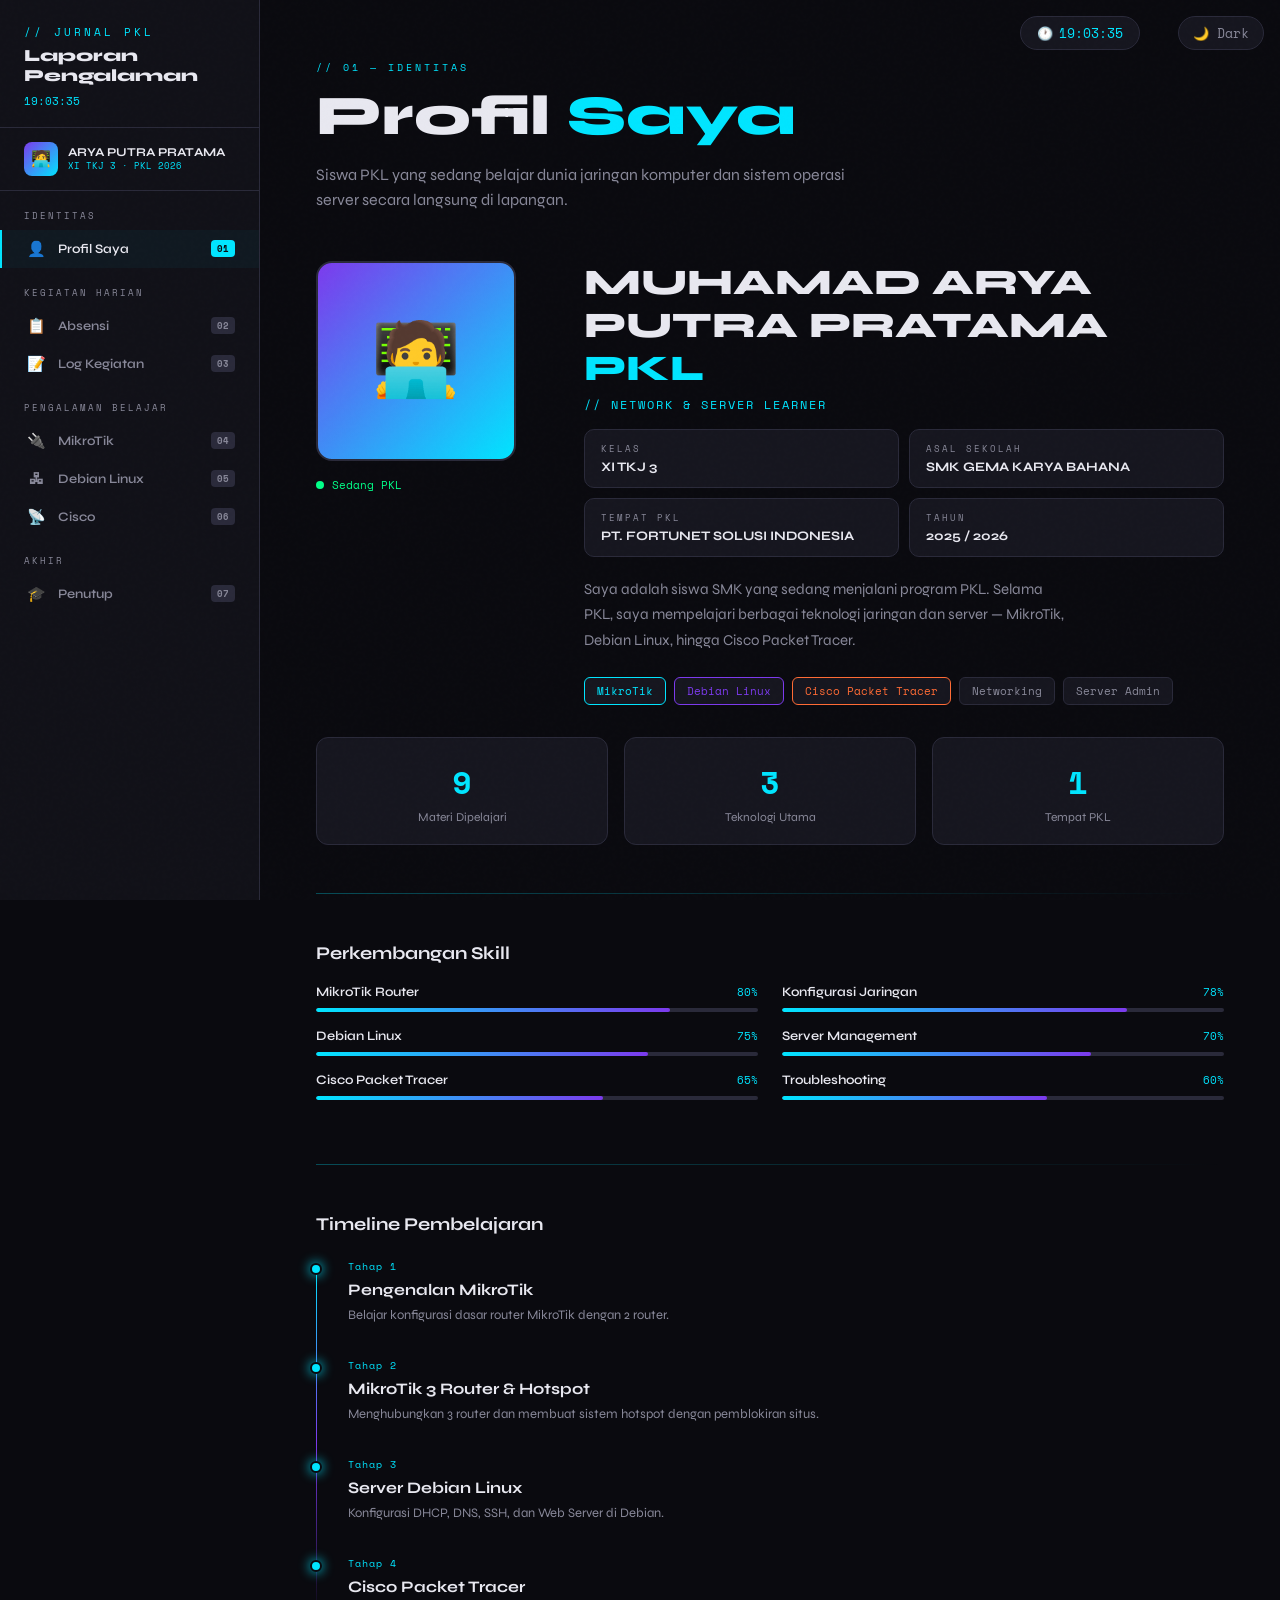
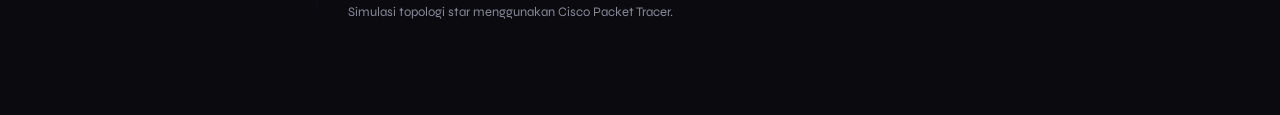
<file: index.html>
<!DOCTYPE html>
<html lang="id" data-theme="dark">
<head>
<meta charset="UTF-8"/>
<meta name="viewport" content="width=device-width, initial-scale=1.0"/>
<title>Jurnal PKL – Arya Putra Pratama</title>
<link href="https://fonts.googleapis.com/css2?family=Space+Mono:wght@400;700&family=Syne:wght@400;600;800&display=swap" rel="stylesheet"/>
<link rel="stylesheet" href="style.css"/>
</head>
<body>

<!-- ══ TOP WIDGETS ══ -->
<button class="theme-toggle" onclick="toggleTheme()" id="theme-btn">🌙 Dark</button>
<div id="clock-widget">🕐 <span id="clock-display">00:00:00</span></div>
<button id="menu-toggle" onclick="toggleSidebar()">☰</button>

<!-- ══════════ SIDEBAR ══════════ -->
<nav id="sidebar">
  <div class="sidebar-header">
    <div class="sidebar-logo">// Jurnal PKL</div>
    <div class="sidebar-title">Laporan<br>Pengalaman</div>
    <div class="sidebar-clock" id="sidebar-clock-display">--:--:--</div>
  </div>
  <div class="sidebar-user">
    <div class="sidebar-avatar">🧑‍💻</div>
    <div class="sidebar-user-info">
      <div class="sidebar-user-name" id="sidebar-name">ARYA PUTRA PRATAMA</div>
      <div class="sidebar-user-class">XI TKJ 3 · PKL 2026</div>
    </div>
  </div>

  <div class="nav-section-label">Identitas</div>
  <a class="nav-item active" onclick="showPage('profile',this)">
    <span class="nav-icon">👤</span> Profil Saya <span class="nav-badge">01</span>
  </a>

  <div class="nav-section-label">Kegiatan Harian</div>
  <a class="nav-item" onclick="showPage('absensi',this)">
    <span class="nav-icon">📋</span> Absensi <span class="nav-badge">02</span>
  </a>
  <a class="nav-item" onclick="showPage('kegiatan',this)">
    <span class="nav-icon">📝</span> Log Kegiatan <span class="nav-badge">03</span>
  </a>

  <div class="nav-section-label">Pengalaman Belajar</div>
  <a class="nav-item" onclick="showPage('belajar',this);setExpTab('mikrotik')">
    <span class="nav-icon">🔌</span> MikroTik <span class="nav-badge">04</span>
  </a>
  <a class="nav-item" onclick="showPage('belajar',this);setExpTab('debian')">
    <span class="nav-icon">🖧</span> Debian Linux <span class="nav-badge">05</span>
  </a>
  <a class="nav-item" onclick="showPage('belajar',this);setExpTab('cisco')">
    <span class="nav-icon">📡</span> Cisco <span class="nav-badge">06</span>
  </a>

  <div class="nav-section-label">Akhir</div>
  <a class="nav-item" onclick="showPage('penutup',this)">
    <span class="nav-icon">🎓</span> Penutup <span class="nav-badge">07</span>
  </a>
</nav>

<!-- ══════════ MAIN ══════════ -->
<div id="main">

<!-- ══ PAGE: PROFIL ══ -->
<div class="page active" id="page-profile">
  <div class="page-eyebrow">// 01 — Identitas</div>
  <h1 class="page-title">Profil <span class="title-accent">Saya</span></h1>
  <p class="page-subtitle">Siswa PKL yang sedang belajar dunia jaringan komputer dan sistem operasi server secara langsung di lapangan.</p>
  <div class="profile-grid">
    <div class="profile-avatar-wrap">
      <div class="profile-avatar">🧑‍💻</div>
      <div class="profile-status"><div class="status-dot"></div> Sedang PKL</div>
    </div>
    <div class="profile-info">
      <h2 id="profile-name">MUHAMAD ARYA PUTRA PRATAMA <span style="color:var(--accent)">PKL</span></h2>
      <div class="profile-role">// NETWORK &amp; SERVER LEARNER</div>
      <div class="profile-details">
        <div class="profile-detail-item"><div class="detail-label">Kelas</div><div class="detail-value">XI TKJ 3</div></div>
        <div class="profile-detail-item"><div class="detail-label">Asal Sekolah</div><div class="detail-value">SMK GEMA KARYA BAHANA</div></div>
        <div class="profile-detail-item"><div class="detail-label">Tempat PKL</div><div class="detail-value">PT. FORTUNET SOLUSI INDONESIA</div></div>
        <div class="profile-detail-item"><div class="detail-label">Tahun</div><div class="detail-value">2025 / 2026</div></div>
      </div>
      <p class="profile-bio">Saya adalah siswa SMK yang sedang menjalani program PKL. Selama PKL, saya mempelajari berbagai teknologi jaringan dan server — MikroTik, Debian Linux, hingga Cisco Packet Tracer.</p>
      <div class="tag-list">
        <span class="tag accent">MikroTik</span>
        <span class="tag accent3">Debian Linux</span>
        <span class="tag accent2">Cisco Packet Tracer</span>
        <span class="tag">Networking</span>
        <span class="tag">Server Admin</span>
      </div>
    </div>
  </div>
  <div class="stat-row">
    <div class="stat-box"><div class="stat-num">9</div><div class="stat-label">Materi Dipelajari</div></div>
    <div class="stat-box"><div class="stat-num">3</div><div class="stat-label">Teknologi Utama</div></div>
    <div class="stat-box"><div class="stat-num">1</div><div class="stat-label">Tempat PKL</div></div>
  </div>
  <div class="divider"></div>
  <h3 style="font-size:18px;font-weight:700;margin-bottom:20px;">Perkembangan Skill</h3>
  <div class="two-col">
    <div>
      <div class="skill-item"><div class="skill-header"><span>MikroTik Router</span><span>80%</span></div><div class="skill-bar"><div class="skill-fill" style="width:80%"></div></div></div>
      <div class="skill-item"><div class="skill-header"><span>Debian Linux</span><span>75%</span></div><div class="skill-bar"><div class="skill-fill" style="width:75%"></div></div></div>
      <div class="skill-item"><div class="skill-header"><span>Cisco Packet Tracer</span><span>65%</span></div><div class="skill-bar"><div class="skill-fill" style="width:65%"></div></div></div>
    </div>
    <div>
      <div class="skill-item"><div class="skill-header"><span>Konfigurasi Jaringan</span><span>78%</span></div><div class="skill-bar"><div class="skill-fill" style="width:78%"></div></div></div>
      <div class="skill-item"><div class="skill-header"><span>Server Management</span><span>70%</span></div><div class="skill-bar"><div class="skill-fill" style="width:70%"></div></div></div>
      <div class="skill-item"><div class="skill-header"><span>Troubleshooting</span><span>60%</span></div><div class="skill-bar"><div class="skill-fill" style="width:60%"></div></div></div>
    </div>
  </div>
  <div class="divider"></div>
  <h3 style="font-size:18px;font-weight:700;margin-bottom:24px;">Timeline Pembelajaran</h3>
  <div class="timeline">
    <div class="tl-item"><div class="tl-dot"></div><div class="tl-label">Tahap 1</div><div class="tl-title">Pengenalan MikroTik</div><div class="tl-body">Belajar konfigurasi dasar router MikroTik dengan 2 router.</div></div>
    <div class="tl-item"><div class="tl-dot"></div><div class="tl-label">Tahap 2</div><div class="tl-title">MikroTik 3 Router &amp; Hotspot</div><div class="tl-body">Menghubungkan 3 router dan membuat sistem hotspot dengan pemblokiran situs.</div></div>
    <div class="tl-item"><div class="tl-dot"></div><div class="tl-label">Tahap 3</div><div class="tl-title">Server Debian Linux</div><div class="tl-body">Konfigurasi DHCP, DNS, SSH, dan Web Server di Debian.</div></div>
    <div class="tl-item"><div class="tl-dot"></div><div class="tl-label">Tahap 4</div><div class="tl-title">Cisco Packet Tracer</div><div class="tl-body">Simulasi topologi star menggunakan Cisco Packet Tracer.</div></div>
  </div>
</div>

<!-- ══ PAGE: ABSENSI ══ -->
<div class="page" id="page-absensi">
  <div class="page-eyebrow">// 02 — Kegiatan Harian</div>
  <h1 class="page-title">Absensi <span class="title-accent">Harian</span></h1>
  <p class="page-subtitle">Catat waktu masuk dan pulang setiap hari PKL. Batas tepat waktu: <strong style="color:var(--accent)">08:35</strong>.</p>

  <div class="absen-hero">
    <div class="absen-date-full" id="absen-date-full">HARI // BULAN TAHUN</div>
    <div class="absen-date-big"  id="absen-date-big">-- --- ----</div>
    <div class="absen-time-display" id="absen-live-clock">00:00:00</div>
    <div class="absen-time-sub">Waktu saat ini (real-time)</div>
    <div class="absen-actions">
      <button class="absen-btn-main absen-btn-masuk" id="btn-masuk" onclick="absenMasuk()">✅ Absen Masuk</button>
      <button class="absen-btn-main absen-btn-pulang" id="btn-pulang" onclick="absenPulang()" disabled>🏠 Absen Pulang</button>
    </div>
  </div>

  <div class="absen-status-row">
    <div class="absen-status-card">
      <div class="absen-status-label">⏰ Jam Masuk</div>
      <div class="absen-status-val masuk" id="display-masuk">Belum absen</div>
    </div>
    <div class="absen-status-card">
      <div class="absen-status-label">🏠 Jam Pulang</div>
      <div class="absen-status-val pulang" id="display-pulang">Belum pulang</div>
    </div>
    <div class="absen-status-card">
      <div class="absen-status-label">⏱️ Durasi Kerja</div>
      <div class="absen-status-val durasi" id="display-durasi">--</div>
    </div>
    <div class="absen-status-card">
      <div class="absen-status-label">📌 Status Hari Ini</div>
      <div id="display-ket-today" style="margin-top:6px;">--</div>
    </div>
    <div class="absen-status-card">
      <div class="absen-status-label">📅 Total Hadir</div>
      <div class="absen-status-val" style="color:var(--accent)" id="display-total-hadir">0 hari</div>
    </div>
  </div>

  <div class="content-card">
    <div style="display:flex;align-items:center;justify-content:space-between;margin-bottom:20px;flex-wrap:wrap;gap:12px;">
      <div class="card-title" style="margin-bottom:0;">📋 Riwayat Absensi</div>
      <div class="filter-row" style="margin-bottom:0;">
        <input type="month" id="filter-bulan" onchange="renderRiwayatAbsen()"/>
        <button class="btn btn-ghost" onclick="exportAbsenCSV()">⬇️ Export CSV</button>
      </div>
    </div>
    <div class="rekap-wrap">
      <table class="rekap-table">
        <thead>
          <tr><th>#</th><th>Tanggal &amp; Hari</th><th>Jam Masuk</th><th>Jam Pulang</th><th>Durasi</th><th>Status</th><th>Aksi</th></tr>
        </thead>
        <tbody id="riwayat-tbody"></tbody>
      </table>
    </div>
  </div>
</div>

<!-- ══ PAGE: LOG KEGIATAN ══ -->
<div class="page" id="page-kegiatan">
  <div class="page-eyebrow">// 03 — Kegiatan Harian</div>
  <h1 class="page-title">Log <span class="title-accent3">Kegiatan</span></h1>
  <p class="page-subtitle">Catat setiap kegiatan selama PKL lengkap dengan tanggal, kategori, deskripsi, dan lokasi.</p>

  <!-- Form -->
  <div class="kegiatan-form">
    <div class="card-title" style="margin-bottom:20px;">➕ Tambah Kegiatan Baru</div>
    <div class="form-row-2">
      <div class="form-field">
        <label>Tanggal</label>
        <input type="date" id="kg-tanggal"/>
      </div>
      <div class="form-field">
        <label>Kategori</label>
        <select id="kg-kategori">
          <option>Networking</option>
          <option>MikroTik</option>
          <option>Debian Linux</option>
          <option>Cisco</option>
          <option>Server</option>
          <option>Troubleshooting</option>
          <option>Dokumentasi</option>
          <option>Lainnya</option>
        </select>
      </div>
    </div>
    <div class="form-field">
      <label>Judul Kegiatan</label>
      <input type="text" id="kg-judul" placeholder="Contoh: Konfigurasi DHCP Server di Debian..."/>
    </div>
    <div class="form-row-2">
      <div class="form-field">
        <label>Lokasi</label>
        <input type="text" id="kg-lokasi" placeholder="Contoh: Lab Jaringan / Server Room"/>
      </div>
      <div class="form-field" style="display:flex;align-items:flex-end;">
        <button class="btn btn-primary" style="width:100%;justify-content:center;padding:13px;" onclick="simpanKegiatan()">💾 Simpan Kegiatan</button>
      </div>
    </div>
    <div class="form-field">
      <label>Deskripsi / Catatan</label>
      <textarea id="kg-deskripsi" placeholder="Ceritakan apa yang kamu pelajari atau kerjakan hari ini..."></textarea>
    </div>
    <!-- FOTO KEGIATAN -->
    <div class="form-field">
      <label>📸 Foto Kegiatan (opsional, bisa lebih dari 1)</label>
      <div class="foto-upload-area"
           onclick="document.getElementById('kg-foto').click()"
           ondragover="event.preventDefault();this.style.borderColor='var(--accent)'"
           ondragleave="this.style.borderColor=''"
           ondrop="event.preventDefault();this.style.borderColor='';document.getElementById('kg-foto').files=event.dataTransfer.files;previewFoto(document.getElementById('kg-foto'))">
        <div class="foto-upload-icon">📷</div>
        <div class="foto-upload-text">Klik atau drag &amp; drop foto di sini</div>
        <div class="foto-upload-sub">JPG, PNG, WEBP · Bisa pilih lebih dari 1 foto</div>
        <input type="file" id="kg-foto" accept="image/*" multiple style="display:none;" onchange="previewFoto(this)"/>
      </div>
      <div id="kg-foto-preview"></div>
    </div>
  </div>

  <!-- History -->
  <div class="content-card">
    <div style="display:flex;align-items:center;justify-content:space-between;margin-bottom:20px;flex-wrap:wrap;gap:12px;">
      <div style="display:flex;align-items:center;gap:12px;">
        <div class="card-title" style="margin-bottom:0;">📜 History Kegiatan</div>
        <span style="font-family:'Space Mono',monospace;font-size:11px;background:rgba(124,58,237,0.1);color:#a78bfa;border:1px solid rgba(124,58,237,0.2);padding:3px 10px;border-radius:20px;" id="kegiatan-count">0</span>
      </div>
      <div class="filter-row" style="margin-bottom:0;">
        <input class="search-input" id="search-kegiatan" placeholder="🔍 Cari kegiatan..." oninput="renderHistoryKegiatan()" style="max-width:200px;"/>
        <input type="month" id="filter-bulan-kg" onchange="renderHistoryKegiatan()"/>
        <button class="btn btn-ghost" onclick="exportKegiatanCSV()">⬇️ Export CSV</button>
      </div>
    </div>
    <div class="rekap-wrap">
      <table class="rekap-table">
        <thead>
          <tr><th>#</th><th>Tanggal &amp; Hari</th><th>Judul Kegiatan</th><th>Kategori</th><th>Foto</th><th>Deskripsi</th><th>Lokasi</th><th>Aksi</th></tr>
        </thead>
        <tbody id="kegiatan-tbody"></tbody>
      </table>
    </div>
  </div>
</div>

<!-- ══ PAGE: PENGALAMAN BELAJAR ══ -->
<div class="page" id="page-belajar">
  <div class="page-eyebrow">// 04-06 — Pengalaman Belajar</div>
  <h1 class="page-title">Materi <span class="title-accent">PKL</span></h1>
  <p class="page-subtitle">Dokumentasi lengkap semua teknologi yang dipelajari selama PKL di PT. Fortunet Solusi Indonesia.</p>

  <div class="exp-tabs">
    <button class="exp-tab active" id="tab-mikrotik" onclick="setExpTab('mikrotik')">🔌 MikroTik</button>
    <button class="exp-tab" id="tab-debian"   onclick="setExpTab('debian')">🖧 Debian Linux</button>
    <button class="exp-tab" id="tab-cisco"    onclick="setExpTab('cisco')">📡 Cisco</button>
  </div>

  <!-- ── MIKROTIK ── -->
  <div class="exp-section active" id="exp-mikrotik">
    <h2 style="font-size:28px;font-weight:800;margin-bottom:8px;">MikroTik <span style="color:var(--accent)">Router</span></h2>
    <p style="color:var(--muted);font-size:15px;margin-bottom:28px;">Konfigurasi router MikroTik dari 2 router, 3 router, hingga Hotspot &amp; blokir.</p>
    <div style="display:flex;gap:8px;margin-bottom:28px;flex-wrap:wrap;">
      <button class="btn btn-primary" id="mik-tab-1" onclick="setMikTab(1)" style="font-size:11px;">2 Router</button>
      <button class="btn btn-ghost"   id="mik-tab-2" onclick="setMikTab(2)" style="font-size:11px;">3 Router</button>
      <button class="btn btn-ghost"   id="mik-tab-3" onclick="setMikTab(3)" style="font-size:11px;">Hotspot &amp; Blokir</button>
    </div>

    <div id="mik-content-1">
      <div class="content-card"><div class="card-header"><div class="card-icon cyan">🔌</div><div class="card-meta">MATERI 01 · MIKROTIK 2 ROUTER</div></div><div class="card-title">MikroTik 2 Router</div><div class="card-body"><p>Menghubungkan dua router MikroTik agar saling berkomunikasi dan berbagi koneksi internet.</p></div></div>
      <div class="two-col">
        <div class="content-card"><div class="card-title">🖧 Topologi</div><div class="card-body"><div style="text-align:center;padding:20px;background:var(--surface);border-radius:12px;font-family:'Space Mono',monospace;font-size:12px;color:var(--muted);">
          <div style="color:var(--accent);">[ Internet ]</div><div>↓</div>
          <div style="padding:8px 16px;border:1px solid var(--accent);border-radius:6px;display:inline-block;color:var(--text);margin:6px 0;">Router 1 — 192.168.1.1</div><div>↓ ether2</div>
          <div style="padding:8px 16px;border:1px solid var(--border);border-radius:6px;display:inline-block;color:var(--text);margin:6px 0;">Router 2 — 192.168.2.1</div><div>↓</div>
          <div style="color:var(--green);">[ PC Client ]</div>
        </div></div></div>
        <div class="content-card"><div class="card-title">⚙️ Konfigurasi</div><div class="card-body">
          <div class="code-label">Router 1</div>
          <div class="code-block"><span class="comment"># Set IP WAN</span><br><span class="key">ip address add</span> <span class="val">address=x.x.x.x/24</span> <span class="key">interface=</span><span class="val">ether1</span><br><br><span class="comment"># Set IP LAN ke R2</span><br><span class="key">ip address add</span> <span class="val">address=192.168.1.1/24</span> <span class="key">interface=</span><span class="val">ether2</span></div>
        </div></div>
      </div>
      <div class="content-card"><div class="card-title">📋 Langkah-Langkah</div><div class="steps-with-photos">
        <div class="step-photo-item"><div class="step-text-col"><span class="step-num">01</span><span>Hubungkan Router 1 ke internet via ether1.</span></div><div class="step-photo-col"><div class="photo-placeholder"><span>📸</span><span>Foto Langkah 1</span></div><span class="photo-badge">STEP 01</span></div></div>
        <div class="step-photo-item"><div class="step-text-col"><span class="step-num">02</span><span>Sambungkan ether2 R1 ke ether1 R2.</span></div><div class="step-photo-col"><div class="photo-placeholder"><span>📸</span><span>Foto Langkah 2</span></div><span class="photo-badge">STEP 02</span></div></div>
        <div class="step-photo-item"><div class="step-text-col"><span class="step-num">03</span><span>Login WinBox Router 1, set IP address tiap interface.</span></div><div class="step-photo-col"><div class="photo-placeholder"><span>📸</span><span>Foto Langkah 3</span></div><span class="photo-badge">STEP 03</span></div></div>
        <div class="step-photo-item"><div class="step-text-col"><span class="step-num">04</span><span>Aktifkan NAT Masquerade di Router 1.</span></div><div class="step-photo-col"><div class="photo-placeholder"><span>📸</span><span>Foto Langkah 4</span></div><span class="photo-badge">STEP 04</span></div></div>
        <div class="step-photo-item"><div class="step-text-col"><span class="step-num">05</span><span>Login Router 2, set IP dan gateway ke R1.</span></div><div class="step-photo-col"><div class="photo-placeholder"><span>📸</span><span>Foto Langkah 5</span></div><span class="photo-badge">STEP 05</span></div></div>
        <div class="step-photo-item"><div class="step-text-col"><span class="step-num">06</span><span>Ping dari R2 ke internet untuk tes koneksi.</span></div><div class="step-photo-col"><div class="photo-placeholder"><span>📸</span><span>Foto Langkah 6</span></div><span class="photo-badge">STEP 06</span></div></div>
      </div></div>
      <div class="info-box"><strong>💡 Catatan:</strong> NAT Masquerade di Router 1 wajib diaktifkan agar Router 2 bisa akses internet.</div>
    </div>

    <div id="mik-content-2" style="display:none;">
      <div class="content-card"><div class="card-title">🌐 MikroTik 3 Router</div><div class="card-body"><p>Tiga router berantai — setiap router menjadi gateway bagi router berikutnya.</p>
        <div style="text-align:center;padding:20px;background:var(--surface);border-radius:12px;margin-top:16px;font-family:'Space Mono',monospace;font-size:12px;">
          <div style="color:var(--accent);">[ Internet ]</div><div>↓</div>
          <div style="padding:6px 14px;border:1px solid var(--accent);border-radius:6px;display:inline-block;color:var(--text);margin:4px 0;">R1 — 192.168.1.1</div><div>↓</div>
          <div style="padding:6px 14px;border:1px solid var(--accent2);border-radius:6px;display:inline-block;color:var(--text);margin:4px 0;">R2 — 192.168.2.1</div><div>↓</div>
          <div style="padding:6px 14px;border:1px solid var(--accent3);border-radius:6px;display:inline-block;color:var(--text);margin:4px 0;">R3 — 192.168.3.1</div><div>↓</div>
          <div style="color:var(--green);">[ Client ]</div>
        </div>
      </div></div>
      <div class="content-card"><div class="card-title">📋 Langkah-Langkah</div><div class="steps-with-photos">
        <div class="step-photo-item"><div class="step-text-col"><span class="step-num">01</span><span>Setup R1 dan R2 seperti materi 2 router.</span></div><div class="step-photo-col"><div class="photo-placeholder"><span>📸</span><span>Foto Langkah 1</span></div><span class="photo-badge">STEP 01</span></div></div>
        <div class="step-photo-item"><div class="step-text-col"><span class="step-num">02</span><span>Sambungkan ether2 R2 ke ether1 R3.</span></div><div class="step-photo-col"><div class="photo-placeholder"><span>📸</span><span>Foto Langkah 2</span></div><span class="photo-badge">STEP 02</span></div></div>
        <div class="step-photo-item"><div class="step-text-col"><span class="step-num">03</span><span>Set IP address tiap interface R3 via WinBox.</span></div><div class="step-photo-col"><div class="photo-placeholder"><span>📸</span><span>Foto Langkah 3</span></div><span class="photo-badge">STEP 03</span></div></div>
        <div class="step-photo-item"><div class="step-text-col"><span class="step-num">04</span><span>Tambah static route di R1 dan R2 ke network R3.</span></div><div class="step-photo-col"><div class="photo-placeholder"><span>📸</span><span>Foto Langkah 4</span></div><span class="photo-badge">STEP 04</span></div></div>
        <div class="step-photo-item"><div class="step-text-col"><span class="step-num">05</span><span>Aktifkan NAT di R1 untuk semua subnet.</span></div><div class="step-photo-col"><div class="photo-placeholder"><span>📸</span><span>Foto Langkah 5</span></div><span class="photo-badge">STEP 05</span></div></div>
        <div class="step-photo-item"><div class="step-text-col"><span class="step-num">06</span><span>Ping dari Client di R3 ke internet.</span></div><div class="step-photo-col"><div class="photo-placeholder"><span>📸</span><span>Foto Langkah 6</span></div><span class="photo-badge">STEP 06</span></div></div>
      </div></div>
      <div class="warn-box"><strong>⚠️ Penting:</strong> Static route harus ditambahkan di R1 dan R2 agar return packet bisa kembali ke jaringan R3.</div>
    </div>

    <div id="mik-content-3" style="display:none;">
      <div class="three-col">
        <div class="content-card"><div class="card-icon cyan" style="margin-bottom:16px;">📶</div><div class="card-title">Hotspot Setup</div><div class="card-body">Membuat login page WiFi — user harus autentikasi sebelum akses internet.</div></div>
        <div class="content-card"><div class="card-icon orange" style="margin-bottom:16px;">🚫</div><div class="card-title">Blokir Situs</div><div class="card-body">Blokir website menggunakan Layer 7 Protocol atau Web Proxy MikroTik.</div></div>
        <div class="content-card"><div class="card-icon purple" style="margin-bottom:16px;">⏰</div><div class="card-title">Blokir Waktu</div><div class="card-body">Batasi akses internet di jam tertentu dengan Scheduler + Firewall Rule.</div></div>
      </div>
      <div class="content-card"><div class="card-title">📋 Langkah Hotspot</div><div class="steps-with-photos">
        <div class="step-photo-item"><div class="step-text-col"><span class="step-num">01</span><span>IP → Hotspot → Setup, pilih interface client (wlan1/ether).</span></div><div class="step-photo-col"><div class="photo-placeholder"><span>📸</span><span>Foto Langkah 1</span></div><span class="photo-badge">STEP 01</span></div></div>
        <div class="step-photo-item"><div class="step-text-col"><span class="step-num">02</span><span>Tentukan IP Pool untuk client hotspot otomatis.</span></div><div class="step-photo-col"><div class="photo-placeholder"><span>📸</span><span>Foto Langkah 2</span></div><span class="photo-badge">STEP 02</span></div></div>
        <div class="step-photo-item"><div class="step-text-col"><span class="step-num">03</span><span>Buat user di Hotspot → Users, tes login dari client.</span></div><div class="step-photo-col"><div class="photo-placeholder"><span>📸</span><span>Foto Langkah 3</span></div><span class="photo-badge">STEP 03</span></div></div>
        <div class="step-photo-item"><div class="step-text-col"><span class="step-num">04</span><span>Tambah Layer 7 Protocol untuk blokir situs (YouTube dll).</span></div><div class="step-photo-col"><div class="photo-placeholder"><span>📸</span><span>Foto Langkah 4</span></div><span class="photo-badge">STEP 04</span></div></div>
        <div class="step-photo-item"><div class="step-text-col"><span class="step-num">05</span><span>Setting firewall rule dengan time parameter untuk blokir waktu.</span></div><div class="step-photo-col"><div class="photo-placeholder"><span>📸</span><span>Foto Langkah 5</span></div><span class="photo-badge">STEP 05</span></div></div>
      </div></div>
      <div class="info-box"><strong>💡 Tips:</strong> Untuk HTTPS gunakan kombinasi Layer 7 + SNI matching di firewall.</div>
    </div>
  </div>

  <!-- ── DEBIAN ── -->
  <div class="exp-section" id="exp-debian">
    <h2 style="font-size:28px;font-weight:800;margin-bottom:8px;">Debian <span style="color:var(--accent2)">Linux Server</span></h2>
    <p style="color:var(--muted);font-size:15px;margin-bottom:28px;">Konfigurasi server penting di Debian: DHCP, DNS, SSH, dan Web Server Apache2.</p>
    <div style="display:flex;gap:8px;margin-bottom:28px;flex-wrap:wrap;">
      <button class="btn btn-primary" id="deb-tab-1" onclick="setDebTab(1)" style="font-size:11px;">DHCP Server</button>
      <button class="btn btn-ghost"   id="deb-tab-2" onclick="setDebTab(2)" style="font-size:11px;">DNS Server</button>
      <button class="btn btn-ghost"   id="deb-tab-3" onclick="setDebTab(3)" style="font-size:11px;">SSH Server</button>
      <button class="btn btn-ghost"   id="deb-tab-4" onclick="setDebTab(4)" style="font-size:11px;">Web Server</button>
    </div>

    <div id="deb-content-1">
      <div class="content-card"><div class="card-icon cyan" style="margin-bottom:16px;">🖧</div><div class="card-title">DHCP Server</div><div class="card-body"><p>DHCP otomatis memberikan IP address, subnet mask, gateway, dan DNS ke semua client.</p></div></div>
      <div class="content-card"><div class="card-title">📋 Langkah Instalasi</div><div class="steps-with-photos">
        <div class="step-photo-item"><div class="step-text-col"><span class="step-num">01</span><span>apt-get update && apt-get install isc-dhcp-server</span></div><div class="step-photo-col"><div class="photo-placeholder"><span>📸</span><span>Install DHCP</span></div><span class="photo-badge">STEP 01</span></div></div>
        <div class="step-photo-item"><div class="step-text-col"><span class="step-num">02</span><span>Edit /etc/default/isc-dhcp-server, set INTERFACES="eth0".</span></div><div class="step-photo-col"><div class="photo-placeholder"><span>📸</span><span>Set Interface</span></div><span class="photo-badge">STEP 02</span></div></div>
        <div class="step-photo-item"><div class="step-text-col"><span class="step-num">03</span><span>Edit /etc/dhcp/dhcpd.conf — isi subnet, range, gateway, DNS.</span></div><div class="step-photo-col"><div class="photo-placeholder"><span>📸</span><span>dhcpd.conf</span></div><span class="photo-badge">STEP 03</span></div></div>
        <div class="step-photo-item"><div class="step-text-col"><span class="step-num">04</span><span>systemctl restart isc-dhcp-server && systemctl status</span></div><div class="step-photo-col"><div class="photo-placeholder"><span>📸</span><span>Restart Service</span></div><span class="photo-badge">STEP 04</span></div></div>
        <div class="step-photo-item"><div class="step-text-col"><span class="step-num">05</span><span>Verifikasi client mendapat IP otomatis dari range.</span></div><div class="step-photo-col"><div class="photo-placeholder"><span>📸</span><span>Verifikasi</span></div><span class="photo-badge">STEP 05</span></div></div>
      </div></div>
      <div class="info-box"><strong>✅ Verifikasi:</strong> Gunakan <code style="color:var(--accent)">ip addr</code> di client Linux untuk cek IP yang didapat.</div>
    </div>

    <div id="deb-content-2" style="display:none;">
      <div class="content-card"><div class="card-icon orange" style="margin-bottom:16px;">🔍</div><div class="card-title">DNS Server (BIND9)</div><div class="card-body"><p>DNS menerjemahkan nama domain (pkl.local) menjadi IP address yang dikenali komputer.</p></div></div>
      <div class="content-card"><div class="card-title">📋 Langkah Instalasi</div><div class="steps-with-photos">
        <div class="step-photo-item"><div class="step-text-col"><span class="step-num">01</span><span>apt-get install bind9 bind9utils bind9-doc</span></div><div class="step-photo-col"><div class="photo-placeholder"><span>📸</span><span>Install BIND9</span></div><span class="photo-badge">STEP 01</span></div></div>
        <div class="step-photo-item"><div class="step-text-col"><span class="step-num">02</span><span>Edit /etc/bind/named.conf.local — daftarkan zone pkl.local.</span></div><div class="step-photo-col"><div class="photo-placeholder"><span>📸</span><span>Zone Config</span></div><span class="photo-badge">STEP 02</span></div></div>
        <div class="step-photo-item"><div class="step-text-col"><span class="step-num">03</span><span>Buat file /etc/bind/db.pkl.local — isi SOA, NS, A record.</span></div><div class="step-photo-col"><div class="photo-placeholder"><span>📸</span><span>Zone File</span></div><span class="photo-badge">STEP 03</span></div></div>
        <div class="step-photo-item"><div class="step-text-col"><span class="step-num">04</span><span>systemctl restart bind9 && nslookup pkl.local dari client.</span></div><div class="step-photo-col"><div class="photo-placeholder"><span>📸</span><span>Test nslookup</span></div><span class="photo-badge">STEP 04</span></div></div>
      </div></div>
      <div class="info-box"><strong>💡 Tip:</strong> Gunakan <code style="color:var(--accent)">named-checkconf</code> dan <code style="color:var(--accent)">named-checkzone pkl.local db.pkl.local</code> sebelum restart.</div>
    </div>

    <div id="deb-content-3" style="display:none;">
      <div class="content-card"><div class="card-icon purple" style="margin-bottom:16px;">🔐</div><div class="card-title">SSH Server</div><div class="card-body"><p>SSH memungkinkan akses remote terenkripsi ke server — aman dari penyadapan.</p></div></div>
      <div class="content-card"><div class="card-title">📋 Langkah Konfigurasi</div><div class="steps-with-photos">
        <div class="step-photo-item"><div class="step-text-col"><span class="step-num">01</span><span>apt-get install openssh-server && systemctl status ssh</span></div><div class="step-photo-col"><div class="photo-placeholder"><span>📸</span><span>Install SSH</span></div><span class="photo-badge">STEP 01</span></div></div>
        <div class="step-photo-item"><div class="step-text-col"><span class="step-num">02</span><span>Edit /etc/ssh/sshd_config — atur Port, PermitRootLogin.</span></div><div class="step-photo-col"><div class="photo-placeholder"><span>📸</span><span>sshd_config</span></div><span class="photo-badge">STEP 02</span></div></div>
        <div class="step-photo-item"><div class="step-text-col"><span class="step-num">03</span><span>systemctl restart ssh && systemctl enable ssh</span></div><div class="step-photo-col"><div class="photo-placeholder"><span>📸</span><span>Restart SSH</span></div><span class="photo-badge">STEP 03</span></div></div>
        <div class="step-photo-item"><div class="step-text-col"><span class="step-num">04</span><span>Dari client: ssh user@192.168.100.1 lalu masukkan password.</span></div><div class="step-photo-col"><div class="photo-placeholder"><span>📸</span><span>Koneksi SSH</span></div><span class="photo-badge">STEP 04</span></div></div>
      </div></div>
      <div class="warn-box"><strong>⚠️ Keamanan:</strong> Di lingkungan produksi, gunakan SSH Key Authentication dan ubah port default 22.</div>
    </div>

    <div id="deb-content-4" style="display:none;">
      <div class="content-card"><div class="card-icon green" style="margin-bottom:16px;">🌍</div><div class="card-title">Web Server Apache2</div><div class="card-body"><p>Apache2 melayani permintaan HTTP dari browser dan mengirimkan halaman web sebagai respons.</p></div></div>
      <div class="content-card"><div class="card-title">📋 Langkah Konfigurasi</div><div class="steps-with-photos">
        <div class="step-photo-item"><div class="step-text-col"><span class="step-num">01</span><span>apt-get install apache2 && systemctl status apache2</span></div><div class="step-photo-col"><div class="photo-placeholder"><span>📸</span><span>Install Apache2</span></div><span class="photo-badge">STEP 01</span></div></div>
        <div class="step-photo-item"><div class="step-text-col"><span class="step-num">02</span><span>Akses http://192.168.100.1 di browser — halaman default muncul.</span></div><div class="step-photo-col"><div class="photo-placeholder"><span>📸</span><span>Apache Default</span></div><span class="photo-badge">STEP 02</span></div></div>
        <div class="step-photo-item"><div class="step-text-col"><span class="step-num">03</span><span>Buat /etc/apache2/sites-available/pkl.conf (virtual host).</span></div><div class="step-photo-col"><div class="photo-placeholder"><span>📸</span><span>Virtual Host</span></div><span class="photo-badge">STEP 03</span></div></div>
        <div class="step-photo-item"><div class="step-text-col"><span class="step-num">04</span><span>a2ensite pkl.conf && systemctl restart apache2</span></div><div class="step-photo-col"><div class="photo-placeholder"><span>📸</span><span>a2ensite</span></div><span class="photo-badge">STEP 04</span></div></div>
        <div class="step-photo-item"><div class="step-text-col"><span class="step-num">05</span><span>Buat file HTML di /var/www/pkl/ dan akses pkl.local dari browser.</span></div><div class="step-photo-col"><div class="photo-placeholder"><span>📸</span><span>Website Live</span></div><span class="photo-badge">STEP 05</span></div></div>
      </div></div>
      <div class="info-box"><strong>💡 Tip:</strong> Daftarkan domain pkl.local di DNS Server (BIND9) agar bisa diakses dari semua client.</div>
    </div>
  </div>

  <!-- ── CISCO ── -->
  <div class="exp-section" id="exp-cisco">
    <h2 style="font-size:28px;font-weight:800;margin-bottom:8px;">Cisco <span style="color:var(--accent2)">Packet Tracer</span></h2>
    <p style="color:var(--muted);font-size:15px;margin-bottom:28px;">Simulasi topologi star — semua device terhubung ke satu switch pusat.</p>
    <div class="content-card"><div class="card-title">⭐ Topologi Star</div><div class="card-body"><p>Semua perangkat terhubung langsung ke switch pusat. Jika satu kabel putus, hanya device itu yang terpengaruh — jaringan lain tetap berjalan normal.</p></div></div>
    <div class="topology-svg">
      <svg viewBox="0 0 500 380" xmlns="http://www.w3.org/2000/svg" style="width:100%;max-height:320px;">
        <line x1="250" y1="190" x2="250" y2="80"  stroke="#00e5ff" stroke-width="1.5" stroke-dasharray="5,3" opacity="0.5"/>
        <line x1="250" y1="190" x2="140" y2="120" stroke="#00e5ff" stroke-width="1.5" stroke-dasharray="5,3" opacity="0.5"/>
        <line x1="250" y1="190" x2="100" y2="220" stroke="#00e5ff" stroke-width="1.5" stroke-dasharray="5,3" opacity="0.5"/>
        <line x1="250" y1="190" x2="140" y2="300" stroke="#00e5ff" stroke-width="1.5" stroke-dasharray="5,3" opacity="0.5"/>
        <line x1="250" y1="190" x2="250" y2="330" stroke="#00e5ff" stroke-width="1.5" stroke-dasharray="5,3" opacity="0.5"/>
        <line x1="250" y1="190" x2="360" y2="300" stroke="#00e5ff" stroke-width="1.5" stroke-dasharray="5,3" opacity="0.5"/>
        <line x1="250" y1="190" x2="400" y2="220" stroke="#00e5ff" stroke-width="1.5" stroke-dasharray="5,3" opacity="0.5"/>
        <line x1="250" y1="190" x2="360" y2="120" stroke="#00e5ff" stroke-width="1.5" stroke-dasharray="5,3" opacity="0.5"/>
        <rect x="215" y="170" width="70" height="40" rx="8" fill="#16161f" stroke="#00e5ff" stroke-width="1.5"/>
        <text x="250" y="194" text-anchor="middle" fill="#00e5ff" font-family="monospace" font-size="11" font-weight="bold">SWITCH</text>
        <g><rect x="215" y="55"  width="70" height="30" rx="6" fill="#16161f" stroke="#7c3aed" stroke-width="1.2"/><text x="250" y="74"  text-anchor="middle" fill="#a78bfa" font-family="monospace" font-size="10">PC-1</text></g>
        <g><rect x="105" y="98"  width="70" height="30" rx="6" fill="#16161f" stroke="#7c3aed" stroke-width="1.2"/><text x="140" y="117" text-anchor="middle" fill="#a78bfa" font-family="monospace" font-size="10">PC-2</text></g>
        <g><rect x="58"  y="202" width="70" height="30" rx="6" fill="#16161f" stroke="#7c3aed" stroke-width="1.2"/><text x="93"  y="221" text-anchor="middle" fill="#a78bfa" font-family="monospace" font-size="10">PC-3</text></g>
        <g><rect x="105" y="283" width="70" height="30" rx="6" fill="#16161f" stroke="#7c3aed" stroke-width="1.2"/><text x="140" y="302" text-anchor="middle" fill="#a78bfa" font-family="monospace" font-size="10">PC-4</text></g>
        <g><rect x="215" y="315" width="70" height="30" rx="6" fill="#16161f" stroke="#7c3aed" stroke-width="1.2"/><text x="250" y="334" text-anchor="middle" fill="#a78bfa" font-family="monospace" font-size="10">PC-5</text></g>
        <g><rect x="325" y="283" width="70" height="30" rx="6" fill="#16161f" stroke="#7c3aed" stroke-width="1.2"/><text x="360" y="302" text-anchor="middle" fill="#a78bfa" font-family="monospace" font-size="10">PC-6</text></g>
        <g><rect x="372" y="202" width="70" height="30" rx="6" fill="#16161f" stroke="#7c3aed" stroke-width="1.2"/><text x="407" y="221" text-anchor="middle" fill="#a78bfa" font-family="monospace" font-size="10">PC-7</text></g>
        <g><rect x="325" y="98"  width="70" height="30" rx="6" fill="#16161f" stroke="#7c3aed" stroke-width="1.2"/><text x="360" y="117" text-anchor="middle" fill="#a78bfa" font-family="monospace" font-size="10">PC-8</text></g>
      </svg>
      <p style="text-align:center;font-family:'Space Mono',monospace;font-size:11px;color:var(--muted);margin-top:8px;">Topologi Star — Semua PC terhubung ke Switch pusat</p>
    </div>
    <div class="content-card" style="margin-top:24px;"><div class="card-title">📋 Langkah di Packet Tracer</div><div class="steps-with-photos">
      <div class="step-photo-item"><div class="step-text-col"><span class="step-num">01</span><span>Buka Packet Tracer, drag 1 Switch 2960 ke workspace.</span></div><div class="step-photo-col"><div class="photo-placeholder"><span>📸</span><span>Buka PT</span></div><span class="photo-badge">STEP 01</span></div></div>
      <div class="step-photo-item"><div class="step-text-col"><span class="step-num">02</span><span>Tambahkan beberapa PC dan susun melingkari switch.</span></div><div class="step-photo-col"><div class="photo-placeholder"><span>📸</span><span>Tambah PC</span></div><span class="photo-badge">STEP 02</span></div></div>
      <div class="step-photo-item"><div class="step-text-col"><span class="step-num">03</span><span>Hubungkan tiap PC ke switch dengan kabel Straight-Through.</span></div><div class="step-photo-col"><div class="photo-placeholder"><span>📸</span><span>Pasang Kabel</span></div><span class="photo-badge">STEP 03</span></div></div>
      <div class="step-photo-item"><div class="step-text-col"><span class="step-num">04</span><span>Klik tiap PC → Desktop → IP Config → isi 192.168.1.x/24.</span></div><div class="step-photo-col"><div class="photo-placeholder"><span>📸</span><span>Set IP</span></div><span class="photo-badge">STEP 04</span></div></div>
      <div class="step-photo-item"><div class="step-text-col"><span class="step-num">05</span><span>Command Prompt → ping ke IP PC lain. Harus Reply!</span></div><div class="step-photo-col"><div class="photo-placeholder"><span>📸</span><span>Ping Test</span></div><span class="photo-badge">STEP 05</span></div></div>
    </div></div>
    <div class="info-box"><strong>💡 Catatan:</strong> Lampu port switch berubah <span style="color:orange">oranye</span> → <span style="color:var(--green)">hijau</span> jika koneksi berhasil. Tunggu beberapa detik.</div>
  </div>
</div>

<!-- ══ PAGE: PENUTUP ══ -->
<div class="page" id="page-penutup">
  <div class="page-eyebrow">// 07 — Penutup</div>
  <h1 class="page-title">Terima <span class="title-accent">Kasih</span> 🎓</h1>
  <p class="page-subtitle">Perjalanan PKL yang penuh pembelajaran, tantangan, dan pengalaman tak ternilai.</p>
  <div class="closing-hero">
    <div class="closing-glow"></div>
    <div class="closing-badge">✨ PKL SELESAI ✨</div>
    <h2 class="closing-title">Alhamdulillah,<br><span style="color:var(--accent)">Berhasil!</span></h2>
    <p class="closing-subtitle">Selama PKL, saya mempelajari 9 materi penting di bidang jaringan komputer dan server. Setiap tantangan menjadi pelajaran berharga.</p>
  </div>
  <div class="closing-cards">
    <div class="closing-card"><div class="closing-card-icon">🔌</div><div class="closing-card-title">MikroTik</div><div class="closing-card-desc">Konfigurasi 2 router, 3 router, hotspot, dan sistem blokir situs serta waktu.</div></div>
    <div class="closing-card"><div class="closing-card-icon">🖥️</div><div class="closing-card-title">Debian Linux</div><div class="closing-card-desc">Membangun DHCP, DNS, SSH Server, dan Web Server Apache2.</div></div>
    <div class="closing-card"><div class="closing-card-icon">📡</div><div class="closing-card-title">Cisco PT</div><div class="closing-card-desc">Simulasi topologi star dengan konfigurasi IP dan uji koneksi.</div></div>
  </div>
  <div class="divider"></div>
  <div class="content-card">
    <div class="card-title">🙏 Ucapan Terima Kasih</div>
    <div class="card-body">
      <ul class="step-list">
        <li><span class="step-num">🏫</span>Seluruh guru pembimbing di SMK Gema Karya Bahana</li>
        <li><span class="step-num">🏢</span>Pembimbing lapangan di PT. Fortunet Solusi Indonesia</li>
        <li><span class="step-num">👨‍👩‍👧</span>Orang tua yang selalu mendukung dan mendoakan</li>
        <li><span class="step-num">👥</span>Teman-teman seperjuangan yang saling membantu</li>
      </ul>
    </div>
  </div>
  <div class="two-col">
    <div class="content-card"><div class="card-title">💬 Kesan</div><div class="card-body"><p>PKL adalah pengalaman sangat berharga. Saya merasakan langsung dunia kerja IT — dari troubleshooting jaringan, konfigurasi server, hingga bekerja dalam tim profesional.</p></div></div>
    <div class="content-card"><div class="card-title">📝 Pesan</div><div class="card-body"><p>Untuk adik kelas — persiapkan diri dengan baik, jangan takut bertanya. PKL adalah kesempatan emas mendapatkan pengalaman nyata. Manfaatkan sebaik mungkin!</p></div></div>
  </div>
  <div class="divider"></div>
  <div class="closing-signature">
    <p style="font-family:'Space Mono',monospace;font-size:10px;letter-spacing:3px;color:var(--muted);margin-bottom:20px;">— DIBUAT OLEH —</p>
    <div class="sig-name">MUHAMAD ARYA PUTRA PRATAMA</div>
    <div class="sig-detail">KELAS XI TKJ 3</div>
    <div class="sig-school">SMK GEMA KARYA BAHANA</div>
    <div class="sig-divider"></div>
    <p class="sig-quote">"Ilmu tanpa praktik adalah kosong, praktik tanpa ilmu adalah buta. PKL mengajarkan saya keduanya sekaligus."</p>
    <div class="sig-date" id="sig-date"></div>
  </div>
</div>

</div><!-- end #main -->

<!-- ══ MODAL DETAIL KEGIATAN ══ -->
<div class="modal-overlay" id="modal-kegiatan">
  <div class="modal-box">
    <div class="modal-title" id="modal-kg-title">Detail Kegiatan</div>
    <div style="margin-bottom:14px;">
      <div style="font-family:'Space Mono',monospace;font-size:12px;color:var(--accent);margin-bottom:4px;" id="modal-kg-tanggal"></div>
      <div style="font-family:'Space Mono',monospace;font-size:10px;color:var(--muted);margin-bottom:8px;" id="modal-kg-waktu"></div>
      <div id="modal-kg-kat"></div>
    </div>
    <div style="background:var(--card);border-radius:10px;padding:14px;margin-bottom:10px;">
      <div style="font-family:'Space Mono',monospace;font-size:10px;color:var(--muted);margin-bottom:6px;letter-spacing:1px;">📍 LOKASI</div>
      <div style="font-size:14px;" id="modal-kg-lokasi"></div>
    </div>
    <div style="background:var(--card);border-radius:10px;padding:14px;margin-bottom:10px;">
      <div style="font-family:'Space Mono',monospace;font-size:10px;color:var(--muted);margin-bottom:6px;letter-spacing:1px;">📝 DESKRIPSI</div>
      <div style="font-size:14px;color:var(--muted);line-height:1.7;white-space:pre-wrap;" id="modal-kg-desk"></div>
    </div>
    <div id="modal-kg-fotos" style="background:var(--card);border-radius:10px;padding:14px;margin-bottom:10px;display:none;"></div>
    <div class="modal-footer">
      <button class="btn btn-ghost" onclick="closeModal('modal-kegiatan')">Tutup</button>
      <button class="btn btn-primary" id="modal-kg-kirim-btn">📤 Kirim Laporan</button>
    </div>
  </div>
</div>

<!-- ══ MODAL KIRIM LAPORAN ══ -->
<div class="modal-overlay" id="modal-kirim">
  <div class="modal-box" style="max-width:560px;">
    <div class="modal-title">📤 Kirim Laporan</div>

    <!-- Preview ringkasan -->
    <div class="kirim-preview">
      <div class="kirim-preview-title" id="kirim-judul">—</div>
      <div class="kirim-row"><span class="kirim-lbl">Tanggal</span><span class="kirim-val" id="kirim-tanggal"></span></div>
      <div class="kirim-row"><span class="kirim-lbl">Kategori</span><span class="kirim-val" id="kirim-kat"></span></div>
      <div class="kirim-row"><span class="kirim-lbl">Lokasi</span><span class="kirim-val" id="kirim-lokasi"></span></div>
      <div class="kirim-row"><span class="kirim-lbl">Deskripsi</span><span class="kirim-val" id="kirim-desk" style="color:var(--muted);font-size:12px;"></span></div>
      <div style="margin-top:12px;">
        <div style="font-family:'Space Mono',monospace;font-size:10px;color:var(--muted);margin-bottom:8px;letter-spacing:1px;">📸 FOTO</div>
        <div id="kirim-fotos" style="display:flex;flex-wrap:wrap;gap:6px;"></div>
      </div>
    </div>

    <!-- Pilihan cara kirim -->
    <div style="font-family:'Space Mono',monospace;font-size:10px;color:var(--muted);margin-bottom:12px;letter-spacing:1px;">PILIH CARA KIRIM:</div>
    <div class="kirim-options">
      <button class="kirim-option-btn wa" id="btn-kirim-wa">
        <div class="kirim-option-icon">💬</div>
        <div class="kirim-option-label">WhatsApp</div>
        <div class="kirim-option-sub">Kirim teks laporan ke WA pembimbing</div>
      </button>
      <button class="kirim-option-btn dl" id="btn-kirim-download">
        <div class="kirim-option-icon">⬇️</div>
        <div class="kirim-option-label">Download</div>
        <div class="kirim-option-sub">Simpan laporan + foto sebagai file HTML</div>
      </button>
      <button class="kirim-option-btn pr" id="btn-kirim-print">
        <div class="kirim-option-icon">🖨️</div>
        <div class="kirim-option-label">Print / PDF</div>
        <div class="kirim-option-sub">Download lalu print atau simpan sebagai PDF</div>
      </button>
    </div>

    <div class="modal-footer" style="margin-top:20px;">
      <button class="btn btn-ghost" onclick="closeModal('modal-kirim')">Tutup</button>
    </div>
  </div>
</div>

<script src="script.js"></script>
<!-- ══ TOAST ══ -->
<div class="toast" id="toast-msg"></div>

<script src="script.js"></script>
</body>
</html>
</file>
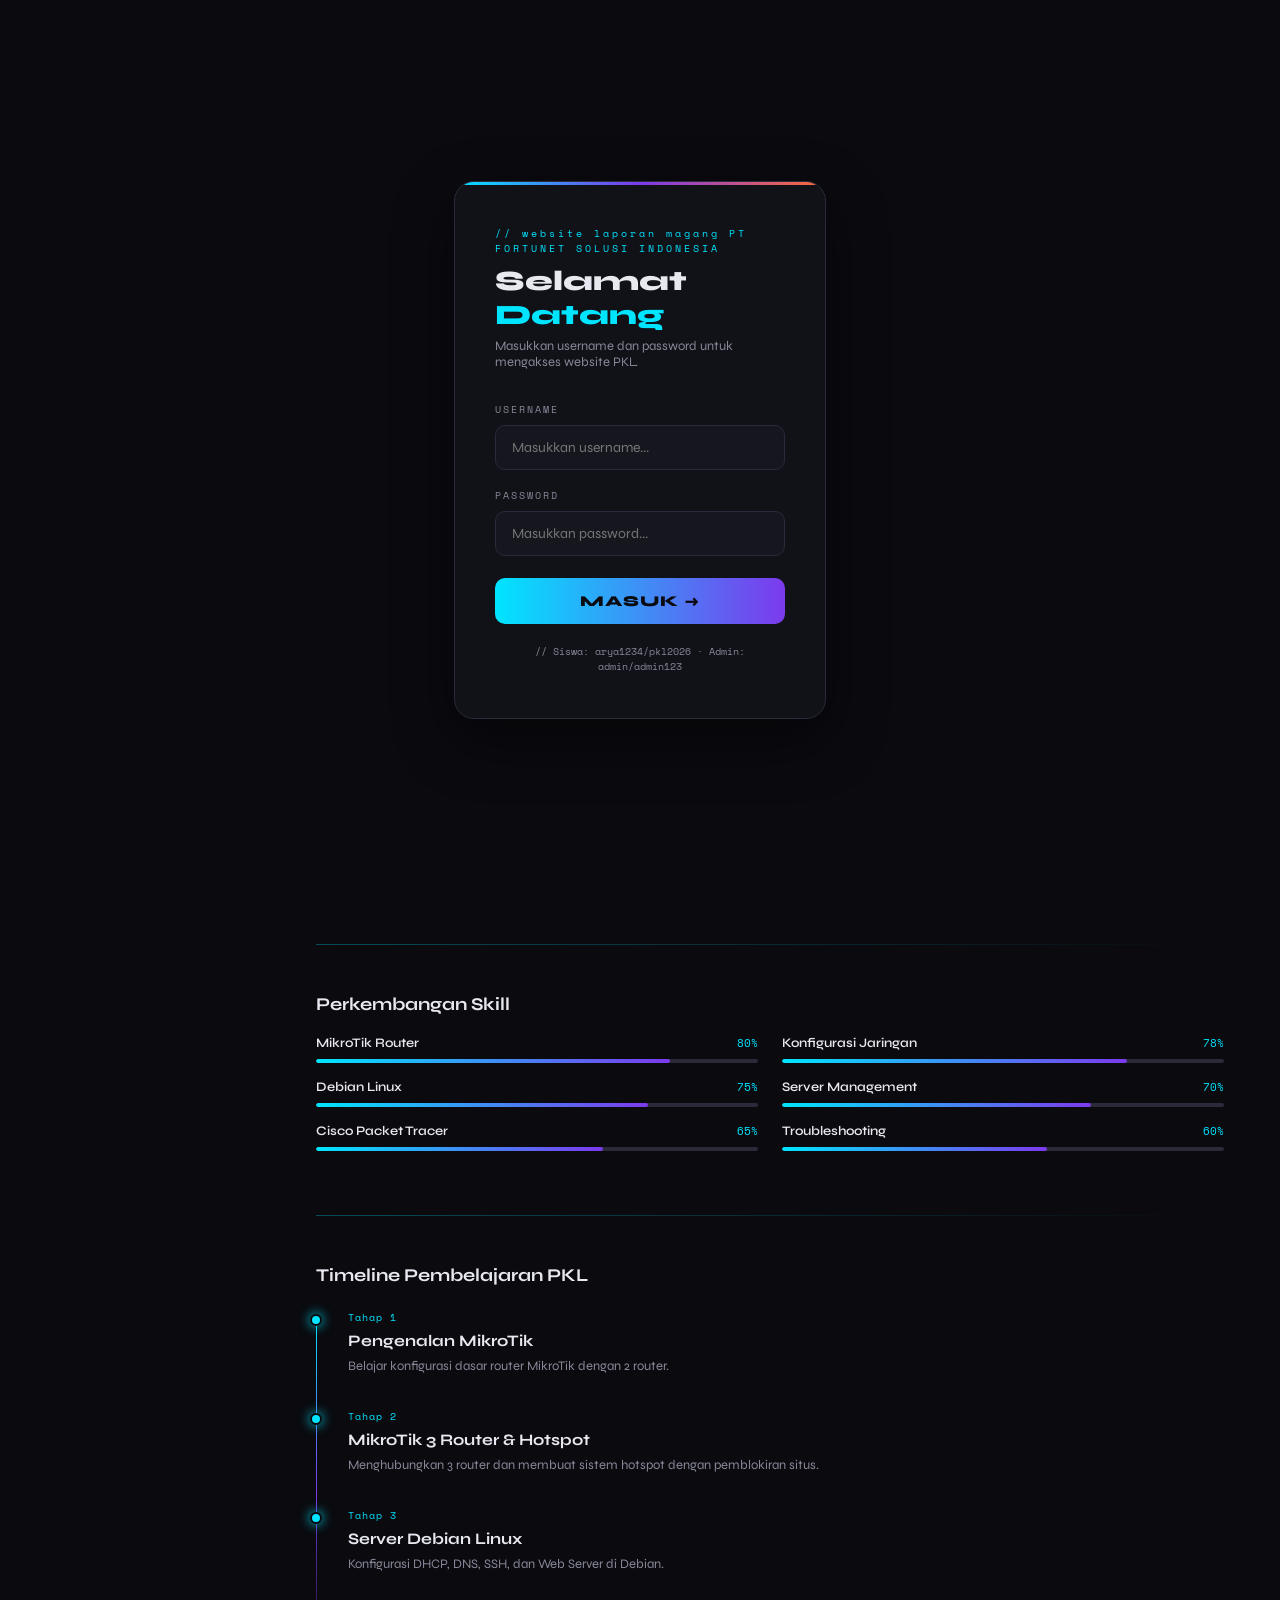
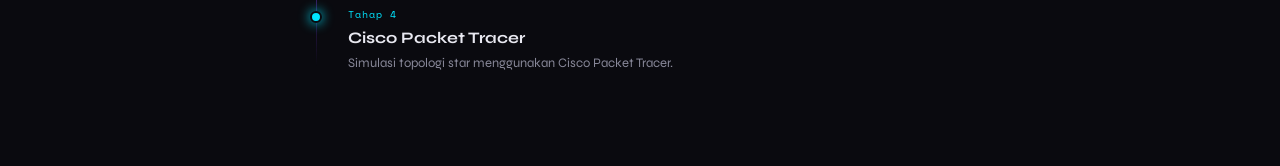
<file: pkl-arya-final (1).html>
<!DOCTYPE html>
<html lang="id" data-theme="dark">
<head>
<meta charset="UTF-8"/>
<meta name="viewport" content="width=device-width, initial-scale=1.0"/>
<title>Jurnal PKL – Arya Putra Pratama</title>
<link href="https://fonts.googleapis.com/css2?family=Space+Mono:wght@400;700&family=Syne:wght@400;600;800&display=swap" rel="stylesheet"/>
<style>
/* ══ THEME VARIABLES ══ */
:root {
  --bg:#0a0a0f; --surface:#111118; --card:#16161f; --border:#2a2a3a;
  --accent:#00e5ff; --accent2:#ff6b35; --accent3:#7c3aed;
  --text:#e8e8f0; --muted:#888899; --green:#00ff88;
  --shadow:rgba(0,0,0,0.4);
}
[data-theme="light"] {
  --bg:#f0f2f8; --surface:#ffffff; --card:#f8f9fc; --border:#d8dce8;
  --accent:#0099cc; --accent2:#e05a22; --accent3:#6d28d9;
  --text:#1a1a2e; --muted:#6b7280; --green:#059669;
  --shadow:rgba(0,0,0,0.1);
}
* { margin:0; padding:0; box-sizing:border-box; }
html { scroll-behavior:smooth; }
body { background:var(--bg); color:var(--text); font-family:'Syne',sans-serif; overflow-x:hidden; transition:background 0.3s,color 0.3s; }
body::before {
  content:''; position:fixed; inset:0;
  background-image:url("data:image/svg+xml,%3Csvg viewBox='0 0 256 256' xmlns='http://www.w3.org/2000/svg'%3E%3Cfilter id='noise'%3E%3CfeTurbulence type='fractalNoise' baseFrequency='0.9' numOctaves='4' stitchTiles='stitch'/%3E%3C/filter%3E%3Crect width='100%25' height='100%25' filter='url(%23noise)' opacity='0.04'/%3E%3C/svg%3E");
  pointer-events:none; z-index:9999; opacity:0.3;
}

/* ══ DARK/LIGHT TOGGLE ══ */
.theme-toggle {
  position:fixed; top:16px; right:16px; z-index:300;
  background:var(--card); border:1px solid var(--border); border-radius:50px;
  padding:6px 14px; display:flex; align-items:center; gap:8px;
  cursor:pointer; transition:all 0.2s; font-size:13px; color:var(--muted);
  font-family:'Space Mono',monospace;
}
.theme-toggle:hover { border-color:var(--accent); color:var(--accent); }

/* ══ CLOCK WIDGET ══ */
#clock-widget {
  position:fixed; top:16px; right:130px; z-index:300;
  background:var(--card); border:1px solid var(--border); border-radius:50px;
  padding:6px 16px; font-family:'Space Mono',monospace; font-size:13px;
  color:var(--accent); display:none; align-items:center; gap:6px;
}
#clock-widget.visible { display:flex; }

/* ══ LOGIN ══ */
#login-overlay {
  position:fixed; inset:0; background:var(--bg); z-index:10000;
  display:flex; align-items:center; justify-content:center;
  transition:background 0.3s;
}
.login-wrap { width:100%; max-width:420px; padding:24px; }
.login-box {
  background:var(--surface); border:1px solid var(--border);
  border-radius:20px; padding:44px 40px; position:relative; overflow:hidden;
  box-shadow:0 20px 60px var(--shadow);
}
.login-box::before {
  content:''; position:absolute; top:0; left:0; right:0; height:3px;
  background:linear-gradient(90deg,var(--accent),var(--accent3),var(--accent2));
}
.login-logo { font-family:'Space Mono',monospace; font-size:10px; letter-spacing:3px; color:var(--accent); margin-bottom:8px; }
.login-title { font-size:28px; font-weight:800; margin-bottom:6px; }
.login-sub { font-size:13px; color:var(--muted); margin-bottom:32px; }
.login-label { font-family:'Space Mono',monospace; font-size:10px; letter-spacing:2px; color:var(--muted); text-transform:uppercase; margin-bottom:8px; display:block; }
.login-input {
  width:100%; background:var(--card); border:1px solid var(--border);
  border-radius:10px; padding:13px 16px; color:var(--text);
  font-family:'Syne',sans-serif; font-size:14px; outline:none;
  transition:border-color 0.2s; margin-bottom:18px;
}
.login-input:focus { border-color:var(--accent); }
.login-btn {
  width:100%; background:linear-gradient(90deg,var(--accent),var(--accent3));
  border:none; border-radius:10px; padding:14px; color:#0a0a0f;
  font-family:'Syne',sans-serif; font-size:15px; font-weight:800;
  cursor:pointer; transition:opacity 0.2s,transform 0.2s; letter-spacing:1px; margin-top:4px;
}
.login-btn:hover { opacity:0.85; transform:translateY(-1px); }
.login-error {
  background:rgba(255,107,53,0.1); border:1px solid rgba(255,107,53,0.3);
  border-radius:8px; padding:10px 14px; font-size:13px;
  color:var(--accent2); margin-top:12px; display:none;
}
.login-hint { font-family:'Space Mono',monospace; font-size:10px; color:var(--muted); text-align:center; margin-top:20px; }

/* ══ SIDEBAR ══ */
#sidebar {
  position:fixed; left:0; top:0; width:260px; height:100vh;
  background:var(--surface); border-right:1px solid var(--border);
  display:flex; flex-direction:column; z-index:100;
  transition:transform 0.4s cubic-bezier(0.4,0,0.2,1),background 0.3s,border-color 0.3s;
  overflow-y:auto;
}
.sidebar-header { padding:24px 24px 18px; border-bottom:1px solid var(--border); }
.sidebar-logo { font-family:'Space Mono',monospace; font-size:11px; color:var(--accent); letter-spacing:3px; text-transform:uppercase; margin-bottom:6px; }
.sidebar-title { font-size:17px; font-weight:800; line-height:1.2; }
.sidebar-clock { font-family:'Space Mono',monospace; font-size:11px; color:var(--accent); margin-top:6px; }

.sidebar-user { padding:14px 24px; border-bottom:1px solid var(--border); display:flex; align-items:center; gap:10px; }
.sidebar-avatar {
  width:34px; height:34px; border-radius:8px;
  background:linear-gradient(135deg,var(--accent3),var(--accent));
  display:flex; align-items:center; justify-content:center; font-size:16px; flex-shrink:0;
}
.sidebar-user-info { flex:1; min-width:0; }
.sidebar-user-name { font-size:12px; font-weight:700; color:var(--text); white-space:nowrap; overflow:hidden; text-overflow:ellipsis; }
.sidebar-user-class { font-family:'Space Mono',monospace; font-size:9px; color:var(--accent); }
.logout-btn {
  background:none; border:1px solid var(--border); border-radius:6px;
  color:var(--muted); font-size:11px; cursor:pointer; padding:4px 8px; transition:all 0.2s;
}
.logout-btn:hover { border-color:var(--accent2); color:var(--accent2); }

.nav-section-label { font-family:'Space Mono',monospace; font-size:9px; letter-spacing:2px; color:var(--muted); text-transform:uppercase; padding:18px 24px 8px; }
.nav-item {
  display:flex; align-items:center; gap:12px; padding:10px 24px; cursor:pointer;
  transition:all 0.2s; border-left:2px solid transparent;
  font-size:13px; font-weight:600; color:var(--muted); text-decoration:none;
}
.nav-item:hover,.nav-item.active { color:var(--text); background:rgba(0,229,255,0.04); border-left-color:var(--accent); }
.nav-item .nav-icon { font-size:15px; min-width:20px; text-align:center; }
.nav-badge { margin-left:auto; font-family:'Space Mono',monospace; font-size:9px; background:var(--border); color:var(--muted); padding:2px 6px; border-radius:4px; }
.nav-item.active .nav-badge { background:var(--accent); color:#0a0a0f; }
.nav-item.admin-only { display:none; }
.nav-item.admin-only.visible { display:flex; }

/* Sub-nav for pengalaman belajar */
.nav-sub { padding-left:20px; }
.nav-sub .nav-item { padding:8px 24px; font-size:12px; }

/* ══ HAMBURGER ══ */
#menu-toggle {
  display:none; position:fixed; top:16px; left:16px; z-index:200;
  background:var(--card); border:1px solid var(--border); color:var(--text);
  width:44px; height:44px; border-radius:8px; font-size:20px; cursor:pointer;
  align-items:center; justify-content:center;
}

/* ══ MAIN ══ */
#main { margin-left:260px; min-height:100vh; }
.page { display:none; min-height:100vh; padding:60px 56px; animation:fadeUp 0.5s ease both; }
.page.active { display:block; }
@keyframes fadeUp { from{opacity:0;transform:translateY(20px)} to{opacity:1;transform:translateY(0)} }

.page-eyebrow { font-family:'Space Mono',monospace; font-size:10px; letter-spacing:3px; color:var(--accent); text-transform:uppercase; margin-bottom:12px; }
.page-title { font-size:clamp(32px,5vw,56px); font-weight:800; line-height:1.05; margin-bottom:16px; }
.page-subtitle { font-size:16px; color:var(--muted); max-width:560px; line-height:1.6; margin-bottom:48px; }
.title-accent { color:var(--accent); }
.title-accent2 { color:var(--accent2); }
.title-accent3 { color:var(--accent3); }
.divider { height:1px; background:linear-gradient(90deg,var(--accent) 0%,transparent 100%); margin:48px 0; opacity:0.3; }

/* ══ PROFILE ══ */
.profile-grid { display:grid; grid-template-columns:220px 1fr; gap:48px; align-items:start; }
.profile-avatar-wrap { position:relative; }
.profile-avatar {
  width:200px; height:200px; border-radius:16px;
  background:linear-gradient(135deg,var(--accent3),var(--accent));
  display:flex; align-items:center; justify-content:center;
  font-size:72px; border:2px solid var(--border); overflow:hidden;
}
.profile-avatar img { width:100%; height:100%; object-fit:cover; }
.profile-status { display:flex; align-items:center; gap:8px; margin-top:16px; font-family:'Space Mono',monospace; font-size:11px; color:var(--green); }
.status-dot { width:8px; height:8px; border-radius:50%; background:var(--green); animation:pulse 2s infinite; }
@keyframes pulse { 0%,100%{opacity:1;transform:scale(1)} 50%{opacity:0.5;transform:scale(1.3)} }
.profile-info h2 { font-size:36px; font-weight:800; margin-bottom:6px; }
.profile-role { font-family:'Space Mono',monospace; font-size:12px; color:var(--accent); letter-spacing:2px; margin-bottom:16px; }
.profile-details { display:grid; grid-template-columns:1fr 1fr; gap:10px; margin-bottom:20px; }
.profile-detail-item { background:var(--card); border:1px solid var(--border); border-radius:10px; padding:12px 16px; transition:background 0.3s; }
.detail-label { font-family:'Space Mono',monospace; font-size:9px; letter-spacing:2px; color:var(--muted); text-transform:uppercase; margin-bottom:4px; }
.detail-value { font-size:13px; font-weight:700; color:var(--text); }
.profile-bio { font-size:15px; color:var(--muted); line-height:1.7; margin-bottom:24px; max-width:480px; }
.tag-list { display:flex; flex-wrap:wrap; gap:8px; }
.tag { font-family:'Space Mono',monospace; font-size:11px; padding:5px 12px; border-radius:6px; border:1px solid var(--border); color:var(--muted); background:var(--card); }
.tag.accent { border-color:var(--accent); color:var(--accent); }
.tag.accent2 { border-color:var(--accent2); color:var(--accent2); }
.tag.accent3 { border-color:var(--accent3); color:var(--accent3); }
.stat-row { display:grid; grid-template-columns:repeat(3,1fr); gap:16px; margin-top:32px; }
.stat-box { background:var(--card); border:1px solid var(--border); border-radius:12px; padding:20px; text-align:center; transition:background 0.3s; }
.stat-num { font-size:32px; font-weight:800; color:var(--accent); font-family:'Space Mono',monospace; }
.stat-label { font-size:12px; color:var(--muted); margin-top:4px; }

/* ══ CONTENT CARDS ══ */
.content-card {
  background:var(--card); border:1px solid var(--border); border-radius:16px;
  padding:32px; margin-bottom:24px; position:relative; overflow:hidden;
  transition:border-color 0.3s,transform 0.3s,background 0.3s;
}
.content-card:hover { border-color:var(--accent); transform:translateY(-2px); }
.content-card::before { content:''; position:absolute; top:0; left:0; right:0; height:2px; background:linear-gradient(90deg,var(--accent),var(--accent3)); opacity:0; transition:opacity 0.3s; }
.content-card:hover::before { opacity:1; }
.card-header { display:flex; align-items:flex-start; justify-content:space-between; margin-bottom:20px; gap:16px; }
.card-icon { width:48px; height:48px; border-radius:12px; display:flex; align-items:center; justify-content:center; font-size:22px; flex-shrink:0; }
.card-icon.cyan { background:rgba(0,229,255,0.1); border:1px solid rgba(0,229,255,0.2); }
.card-icon.orange { background:rgba(255,107,53,0.1); border:1px solid rgba(255,107,53,0.2); }
.card-icon.purple { background:rgba(124,58,237,0.1); border:1px solid rgba(124,58,237,0.2); }
.card-icon.green { background:rgba(0,255,136,0.1); border:1px solid rgba(0,255,136,0.2); }
.card-meta { font-family:'Space Mono',monospace; font-size:10px; color:var(--muted); letter-spacing:1px; }
.card-title { font-size:20px; font-weight:800; margin-bottom:12px; }
.card-body { font-size:14px; color:var(--muted); line-height:1.7; }
.card-body p { margin-bottom:12px; }
.card-body p:last-child { margin-bottom:0; }

/* ══ STEP LIST ══ */
.step-list { list-style:none; margin-top:16px; }
.step-list li { display:flex; gap:14px; padding:12px 0; border-bottom:1px solid var(--border); font-size:14px; color:var(--muted); line-height:1.6; align-items:flex-start; }
.step-list li:last-child { border-bottom:none; }
.step-num { font-family:'Space Mono',monospace; font-size:11px; color:var(--accent); background:rgba(0,229,255,0.08); border:1px solid rgba(0,229,255,0.2); border-radius:6px; padding:2px 8px; min-width:32px; text-align:center; flex-shrink:0; margin-top:2px; }

/* ══ STEPS WITH PHOTOS ══ */
.steps-with-photos { margin-top:16px; }
.step-photo-item { display:grid; grid-template-columns:1fr 1.2fr; gap:20px; align-items:center; padding:20px 0; border-bottom:1px solid var(--border); }
.step-photo-item:last-child { border-bottom:none; }
.step-text-col { display:flex; gap:14px; align-items:flex-start; }
.step-photo-col {
  background:var(--surface); border:1px solid var(--border); border-radius:12px;
  overflow:hidden; aspect-ratio:16/9; display:flex; align-items:center;
  justify-content:center; position:relative;
}
.step-photo-col img { width:100%; height:100%; object-fit:cover; }
.photo-placeholder { display:flex; flex-direction:column; align-items:center; gap:6px; }
.photo-placeholder span:first-child { font-size:28px; }
.photo-placeholder span:last-child { font-family:'Space Mono',monospace; font-size:9px; color:var(--muted); letter-spacing:1px; text-transform:uppercase; text-align:center; padding:0 8px; }
.photo-badge { position:absolute; bottom:8px; left:8px; background:rgba(0,0,0,0.8); border:1px solid rgba(0,229,255,0.3); border-radius:4px; padding:3px 8px; font-family:'Space Mono',monospace; font-size:9px; color:var(--accent); letter-spacing:1px; }

/* ══ CODE BLOCK ══ */
.code-block { background:#0d0d14; border:1px solid var(--border); border-radius:10px; padding:20px; font-family:'Space Mono',monospace; font-size:12px; color:#a8b4cc; line-height:1.8; margin:16px 0; overflow-x:auto; }
[data-theme="light"] .code-block { background:#1e1e2e; }
.code-block .comment { color:#4a4a6a; }
.code-block .cmd { color:var(--accent2); }
.code-block .val { color:var(--green); }
.code-block .key { color:var(--accent); }
.code-label { font-family:'Space Mono',monospace; font-size:9px; letter-spacing:2px; color:var(--muted); text-transform:uppercase; margin-bottom:8px; }

/* ══ GRIDS ══ */
.two-col { display:grid; grid-template-columns:1fr 1fr; gap:24px; }
.three-col { display:grid; grid-template-columns:repeat(3,1fr); gap:20px; }

/* ══ SKILL BARS ══ */
.skill-item { margin-bottom:16px; }
.skill-header { display:flex; justify-content:space-between; font-size:13px; margin-bottom:8px; }
.skill-header span:first-child { font-weight:600; }
.skill-header span:last-child { font-family:'Space Mono',monospace; font-size:11px; color:var(--accent); }
.skill-bar { height:4px; background:var(--border); border-radius:2px; overflow:hidden; }
.skill-fill { height:100%; border-radius:2px; background:linear-gradient(90deg,var(--accent),var(--accent3)); animation:fillBar 1.2s ease both; animation-delay:0.3s; }
@keyframes fillBar { from{width:0!important} }

/* ══ TIMELINE ══ */
.timeline { position:relative; padding-left:32px; }
.timeline::before { content:''; position:absolute; left:0; top:8px; bottom:8px; width:1px; background:linear-gradient(180deg,var(--accent),var(--accent3),transparent); }
.tl-item { position:relative; margin-bottom:32px; }
.tl-dot { position:absolute; left:-38px; top:4px; width:12px; height:12px; border-radius:50%; background:var(--accent); border:2px solid var(--bg); box-shadow:0 0 12px var(--accent); }
.tl-label { font-family:'Space Mono',monospace; font-size:10px; color:var(--accent); letter-spacing:1px; margin-bottom:6px; }
.tl-title { font-size:16px; font-weight:700; margin-bottom:6px; }
.tl-body { font-size:13px; color:var(--muted); line-height:1.6; }

/* ══ INFO BOX ══ */
.info-box { background:rgba(0,229,255,0.04); border:1px solid rgba(0,229,255,0.15); border-radius:12px; padding:20px 24px; margin:20px 0; font-size:14px; color:var(--muted); line-height:1.6; }
.info-box strong { color:var(--accent); }
.warn-box { background:rgba(255,107,53,0.05); border:1px solid rgba(255,107,53,0.2); border-radius:12px; padding:20px 24px; margin:20px 0; font-size:14px; color:var(--muted); line-height:1.6; }
.warn-box strong { color:var(--accent2); }

/* ══ TOPOLOGY ══ */
.topology-svg { width:100%; background:var(--surface); border:1px solid var(--border); border-radius:16px; padding:24px; margin-top:20px; transition:background 0.3s; }

/* ══ PENGALAMAN BELAJAR TABS ══ */
.exp-tabs { display:flex; gap:8px; margin-bottom:32px; flex-wrap:wrap; }
.exp-tab {
  padding:10px 20px; border-radius:10px; font-family:'Space Mono',monospace;
  font-size:11px; letter-spacing:1px; cursor:pointer; border:1px solid var(--border);
  background:var(--card); color:var(--muted); transition:all 0.2s; text-transform:uppercase;
}
.exp-tab:hover { border-color:var(--accent); color:var(--accent); }
.exp-tab.active { background:var(--accent); color:#0a0a0f; border-color:var(--accent); font-weight:700; }
.exp-section { display:none; animation:fadeUp 0.4s ease both; }
.exp-section.active { display:block; }

/* ══ ABSENSI ══ */
.absen-hero {
  background:var(--card); border:1px solid var(--border); border-radius:20px;
  padding:32px; margin-bottom:32px; position:relative; overflow:hidden;
}
.absen-hero::before { content:''; position:absolute; top:0; left:0; right:0; height:3px; background:linear-gradient(90deg,var(--accent),var(--accent3),var(--accent2)); }
.absen-date-row { display:flex; align-items:center; gap:16px; margin-bottom:24px; flex-wrap:wrap; }
.absen-date-label { font-family:'Space Mono',monospace; font-size:11px; color:var(--muted); letter-spacing:2px; text-transform:uppercase; }
.absen-date-val { font-family:'Space Mono',monospace; font-size:18px; font-weight:700; color:var(--accent); }
.absen-time-display { font-family:'Space Mono',monospace; font-size:32px; font-weight:700; color:var(--text); margin-bottom:8px; }
.absen-time-sub { font-family:'Space Mono',monospace; font-size:11px; color:var(--muted); margin-bottom:24px; }

.absen-actions { display:flex; gap:16px; flex-wrap:wrap; }
.absen-btn-main {
  display:flex; align-items:center; gap:10px;
  padding:16px 28px; border-radius:14px; font-family:'Syne',sans-serif;
  font-size:15px; font-weight:800; cursor:pointer; border:none; transition:all 0.2s;
  letter-spacing:0.5px;
}
.absen-btn-masuk {
  background:linear-gradient(135deg,var(--green),#00cc6a);
  color:#0a0a0f;
}
.absen-btn-masuk:hover { transform:translateY(-2px); box-shadow:0 8px 24px rgba(0,255,136,0.3); }
.absen-btn-masuk:disabled { opacity:0.4; cursor:not-allowed; transform:none; box-shadow:none; }
.absen-btn-pulang {
  background:linear-gradient(135deg,var(--accent2),#e05020);
  color:#fff;
}
.absen-btn-pulang:hover { transform:translateY(-2px); box-shadow:0 8px 24px rgba(255,107,53,0.3); }
.absen-btn-pulang:disabled { opacity:0.4; cursor:not-allowed; transform:none; box-shadow:none; }

.absen-status-row { display:flex; gap:20px; flex-wrap:wrap; }
.absen-status-card {
  flex:1; min-width:180px; background:var(--surface); border:1px solid var(--border);
  border-radius:12px; padding:16px 20px;
}
.absen-status-label { font-family:'Space Mono',monospace; font-size:10px; letter-spacing:1px; color:var(--muted); text-transform:uppercase; margin-bottom:8px; }
.absen-status-val { font-family:'Space Mono',monospace; font-size:20px; font-weight:700; }
.absen-status-val.masuk { color:var(--green); }
.absen-status-val.pulang { color:var(--accent2); }
.absen-status-val.durasi { color:var(--accent); }
.absen-status-val.empty { color:var(--muted); }

/* Rekap table */
.rekap-wrap { overflow-x:auto; border-radius:14px; border:1px solid var(--border); }
.rekap-table { width:100%; border-collapse:collapse; }
.rekap-table th {
  background:rgba(0,229,255,0.05); padding:14px 18px;
  font-family:'Space Mono',monospace; font-size:10px; letter-spacing:1px;
  color:var(--accent); text-transform:uppercase; text-align:left;
  border-bottom:1px solid var(--border); white-space:nowrap;
}
.rekap-table td { padding:12px 18px; font-size:13px; color:var(--muted); border-bottom:1px solid rgba(255,255,255,0.04); vertical-align:middle; }
[data-theme="light"] .rekap-table td { border-bottom:1px solid rgba(0,0,0,0.06); }
.rekap-table tr:last-child td { border-bottom:none; }
.rekap-table tr:hover td { background:rgba(0,229,255,0.02); }
.badge { display:inline-block; padding:3px 10px; border-radius:20px; font-family:'Space Mono',monospace; font-size:9px; letter-spacing:1px; text-transform:uppercase; }
.badge-hadir { background:rgba(0,255,136,0.1); color:var(--green); border:1px solid rgba(0,255,136,0.2); }
.badge-alpha { background:rgba(255,107,53,0.1); color:var(--accent2); border:1px solid rgba(255,107,53,0.2); }
.badge-izin  { background:rgba(0,229,255,0.1); color:var(--accent); border:1px solid rgba(0,229,255,0.2); }
.badge-sakit { background:rgba(124,58,237,0.1); color:#a78bfa; border:1px solid rgba(124,58,237,0.2); }
.rekap-filter { display:flex; gap:10px; margin-bottom:20px; flex-wrap:wrap; align-items:center; }
.rekap-filter input[type="month"] {
  background:var(--card); border:1px solid var(--border); border-radius:8px;
  padding:9px 14px; color:var(--text); font-family:'Space Mono',monospace; font-size:12px; outline:none;
}
.rekap-filter input[type="month"]:focus { border-color:var(--accent); }
.btn { display:inline-flex; align-items:center; gap:6px; padding:9px 18px; border-radius:8px; font-size:12px; font-family:'Space Mono',monospace; cursor:pointer; border:none; transition:all 0.2s; font-weight:700; letter-spacing:0.5px; }
.btn-primary { background:linear-gradient(90deg,var(--accent),var(--accent3)); color:#0a0a0f; }
.btn-primary:hover { opacity:0.85; transform:translateY(-1px); }
.btn-ghost { background:rgba(255,255,255,0.04); color:var(--muted); border:1px solid var(--border); }
.btn-ghost:hover { border-color:var(--accent); color:var(--accent); }
.btn-danger { background:rgba(255,107,53,0.1); color:var(--accent2); border:1px solid rgba(255,107,53,0.3); }
.btn-danger:hover { background:rgba(255,107,53,0.2); }

/* ══ ADMIN PAGES ══ */
.stats-grid { display:grid; grid-template-columns:repeat(4,1fr); gap:16px; margin-bottom:40px; }
.stat-card {
  background:var(--card); border:1px solid var(--border); border-radius:14px;
  padding:24px; position:relative; overflow:hidden; transition:border-color 0.3s,transform 0.3s,background 0.3s;
}
.stat-card:hover { border-color:var(--accent); transform:translateY(-2px); }
.stat-card::before { content:''; position:absolute; top:0; left:0; right:0; height:2px; }
.stat-card.cyan::before { background:var(--accent); }
.stat-card.orange::before { background:var(--accent2); }
.stat-card.purple::before { background:var(--accent3); }
.stat-card.green::before { background:var(--green); }
.stat-card-icon { font-size:28px; margin-bottom:12px; }
.stat-card-num { font-family:'Space Mono',monospace; font-size:36px; font-weight:700; margin-bottom:4px; }
.stat-card.cyan .stat-card-num { color:var(--accent); }
.stat-card.orange .stat-card-num { color:var(--accent2); }
.stat-card.purple .stat-card-num { color:var(--accent3); }
.stat-card.green .stat-card-num { color:var(--green); }
.stat-card-label { font-size:12px; color:var(--muted); }

/* Modal */
.modal-overlay { position:fixed; inset:0; background:rgba(0,0,0,0.7); z-index:5000; display:none; align-items:center; justify-content:center; padding:20px; }
.modal-overlay.open { display:flex; }
.modal-box { background:var(--surface); border:1px solid var(--border); border-radius:16px; padding:36px; width:100%; max-width:520px; max-height:90vh; overflow-y:auto; animation:slideUp 0.3s ease; box-shadow:0 20px 60px var(--shadow); }
@keyframes slideUp { from{opacity:0;transform:translateY(30px)} to{opacity:1;transform:translateY(0)} }
.modal-title { font-size:20px; font-weight:800; margin-bottom:24px; }
.form-field { margin-bottom:16px; }
.form-field label { display:block; font-family:'Space Mono',monospace; font-size:10px; letter-spacing:1px; color:var(--muted); text-transform:uppercase; margin-bottom:8px; }
.form-field input, .form-field select, .form-field textarea { width:100%; background:var(--card); border:1px solid var(--border); border-radius:8px; padding:11px 14px; color:var(--text); font-family:'Syne',sans-serif; font-size:13px; outline:none; transition:border-color 0.2s; }
.form-field input:focus,.form-field select:focus,.form-field textarea:focus { border-color:var(--accent); }
.form-field textarea { resize:vertical; min-height:80px; }
.modal-footer { display:flex; gap:12px; justify-content:flex-end; margin-top:8px; }

/* Toast */
.toast { position:fixed; bottom:24px; right:24px; z-index:9000; background:var(--surface); border:1px solid var(--accent); border-radius:10px; padding:14px 20px; font-size:13px; color:var(--text); transform:translateY(80px); opacity:0; transition:all 0.3s; pointer-events:none; max-width:300px; box-shadow:0 8px 24px var(--shadow); }
.toast.show { transform:translateY(0); opacity:1; }

/* ══ CLOSING PAGE ══ */
.closing-hero { min-height:60vh; display:flex; flex-direction:column; align-items:center; justify-content:center; text-align:center; padding:60px 0 40px; position:relative; }
.closing-badge { font-family:'Space Mono',monospace; font-size:10px; letter-spacing:4px; color:var(--accent); text-transform:uppercase; margin-bottom:20px; background:rgba(0,229,255,0.08); border:1px solid rgba(0,229,255,0.2); padding:8px 20px; border-radius:20px; display:inline-block; }
.closing-title { font-size:clamp(40px,6vw,72px); font-weight:800; line-height:1.05; margin-bottom:24px; }
.closing-subtitle { font-size:17px; color:var(--muted); max-width:520px; line-height:1.7; margin-bottom:40px; }
.closing-glow { position:absolute; top:50%; left:50%; transform:translate(-50%,-50%); width:500px; height:500px; border-radius:50%; background:radial-gradient(circle,rgba(0,229,255,0.06) 0%,transparent 70%); pointer-events:none; z-index:-1; }
.closing-cards { display:grid; grid-template-columns:repeat(3,1fr); gap:20px; margin-bottom:40px; }
.closing-card { background:var(--card); border:1px solid var(--border); border-radius:16px; padding:28px 24px; text-align:center; transition:border-color 0.3s,transform 0.3s; }
.closing-card:hover { border-color:var(--accent); transform:translateY(-4px); }
.closing-card-icon { font-size:36px; margin-bottom:12px; }
.closing-card-title { font-size:16px; font-weight:800; margin-bottom:8px; }
.closing-card-desc { font-size:13px; color:var(--muted); line-height:1.6; }
.closing-signature { background:var(--surface); border:1px solid var(--border); border-radius:20px; padding:40px; text-align:center; position:relative; overflow:hidden; }
.closing-signature::before { content:''; position:absolute; top:0; left:0; right:0; height:3px; background:linear-gradient(90deg,var(--accent),var(--accent3),var(--accent2)); }
.sig-name { font-size:28px; font-weight:800; margin-bottom:6px; }
.sig-detail { font-family:'Space Mono',monospace; font-size:11px; color:var(--accent); letter-spacing:2px; margin-bottom:4px; }
.sig-school { font-family:'Space Mono',monospace; font-size:11px; color:var(--muted); margin-bottom:24px; }
.sig-divider { width:60px; height:2px; background:linear-gradient(90deg,var(--accent),var(--accent3)); margin:20px auto; border-radius:1px; }
.sig-quote { font-size:16px; color:var(--muted); line-height:1.7; max-width:440px; margin:0 auto 20px; font-style:italic; }
.sig-date { font-family:'Space Mono',monospace; font-size:11px; color:var(--muted); }

/* ══ REPORT BAR ══ */
.report-bar-wrap { margin-top:12px; }
.report-bar-row { display:flex; align-items:center; gap:12px; margin-bottom:10px; }
.report-bar-label { font-size:12px; color:var(--muted); min-width:80px; }
.report-bar { flex:1; height:8px; background:var(--border); border-radius:4px; overflow:hidden; }
.report-bar-fill { height:100%; border-radius:4px; }
.report-bar-val { font-family:'Space Mono',monospace; font-size:11px; min-width:36px; text-align:right; }

/* ══ RESPONSIVE ══ */
@media(max-width:900px) {
  #sidebar { transform:translateX(-100%); }
  #sidebar.open { transform:translateX(0); }
  #main { margin-left:0; }
  #menu-toggle { display:flex; }
  .page { padding:80px 20px 40px; }
  .profile-grid { grid-template-columns:1fr; }
  .two-col,.three-col,.closing-cards { grid-template-columns:1fr; }
  .stat-row { grid-template-columns:1fr 1fr; }
  .step-photo-item { grid-template-columns:1fr; }
  .stats-grid { grid-template-columns:1fr 1fr; }
  .theme-toggle { top:auto; bottom:16px; right:16px; }
  #clock-widget { top:auto; bottom:60px; right:16px; }
  .absen-actions { flex-direction:column; }
  .exp-tabs { gap:6px; }
  .exp-tab { padding:8px 14px; font-size:10px; }
}
</style>
</head>
<body>

<!-- ══ DARK/LIGHT TOGGLE ══ -->
<button class="theme-toggle" onclick="toggleTheme()" id="theme-btn">🌙 Dark</button>
<div id="clock-widget">🕐 <span id="clock-display">00:00:00</span></div>

<!-- ══ LOGIN ══ -->
<div id="login-overlay">
  <div class="login-wrap">
    <div class="login-box">
      <div class="login-logo">// website laporan magang PT FORTUNET SOLUSI INDONESIA</div>
      <h2 class="login-title">Selamat <span style="color:var(--accent)">Datang</span></h2>
      <p class="login-sub">Masukkan username dan password untuk mengakses website PKL.</p>
      <label class="login-label">Username</label>
      <input class="login-input" type="text" id="inp-user" placeholder="Masukkan username..." autocomplete="off"/>
      <label class="login-label">Password</label>
      <input class="login-input" type="password" id="inp-pass" placeholder="Masukkan password..."/>
      <button class="login-btn" onclick="doLogin()">MASUK →</button>
      <div class="login-error" id="login-error">❌ Username atau password salah!</div>
      <p class="login-hint" id="login-hint">// Siswa: arya1234/pkl2026 · Admin: admin/admin123</p>
    </div>
  </div>
</div>

<!-- ══ HAMBURGER ══ -->
<button id="menu-toggle" onclick="toggleSidebar()">☰</button>

<!-- ══ SIDEBAR ══ -->
<nav id="sidebar">
  <div class="sidebar-header">
    <div class="sidebar-logo">// Jurnal PKL</div>
    <div class="sidebar-title">Laporan<br>Pengalaman</div>
    <div class="sidebar-clock" id="sidebar-clock-display">--:--:--</div>
  </div>
  <div class="sidebar-user">
    <div class="sidebar-avatar">🧑‍💻</div>
    <div class="sidebar-user-info">
      <div class="sidebar-user-name" id="sidebar-name">NAMA KAMU</div>
      <div class="sidebar-user-class" id="sidebar-class">KELAS XI TKJ</div>
    </div>
    <button class="logout-btn" onclick="doLogout()">Exit</button>
  </div>

  <div class="nav-section-label">Identitas</div>
  <a class="nav-item active" onclick="showPage('profile',this)">
    <span class="nav-icon">👤</span> Profil Saya <span class="nav-badge">01</span>
  </a>

  <div class="nav-section-label">Kegiatan</div>
  <a class="nav-item" onclick="showPage('absensi',this)">
    <span class="nav-icon">📋</span> Absensi <span class="nav-badge">02</span>
  </a>

  <div class="nav-section-label">Pengalaman Belajar</div>
  <a class="nav-item" onclick="showPage('belajar',this);setExpTab('mikrotik')">
    <span class="nav-icon">🔌</span> MikroTik <span class="nav-badge">03</span>
  </a>
  <a class="nav-item" onclick="showPage('belajar',this);setExpTab('debian')">
    <span class="nav-icon">🖧</span> Debian Linux <span class="nav-badge">04</span>
  </a>
  <a class="nav-item" onclick="showPage('belajar',this);setExpTab('cisco')">
    <span class="nav-icon">📡</span> Cisco <span class="nav-badge">05</span>
  </a>

  <div class="nav-section-label">Akhir</div>
  <a class="nav-item" onclick="showPage('penutup',this)">
    <span class="nav-icon">🎓</span> Penutup <span class="nav-badge">06</span>
  </a>

  <!-- Admin only -->
  <div class="nav-section-label admin-only" style="color:var(--accent2)">⚙️ Admin</div>
  <a class="nav-item admin-only" onclick="showPage('admin-dashboard',this)">
    <span class="nav-icon">🏠</span> Dashboard <span class="nav-badge">A1</span>
  </a>
  <a class="nav-item admin-only" onclick="showPage('admin-absensi',this)">
    <span class="nav-icon">📊</span> Rekap Absen <span class="nav-badge">A2</span>
  </a>
</nav>

<!-- ══ MAIN ══ -->
<div id="main">

<!-- ══ PAGE: PROFIL ══ -->
<div class="page active" id="page-profile">
  <div class="page-eyebrow">// 01 — Identitas</div>
  <h1 class="page-title">Profil <span class="title-accent">Saya</span></h1>
  <p class="page-subtitle">Siswa PKL yang sedang belajar dunia jaringan komputer dan sistem operasi server secara langsung di lapangan.</p>
  <div class="profile-grid">
    <div class="profile-avatar-wrap">
      <div class="profile-avatar" id="profile-avatar-box">🧑‍💻</div>
      <div class="profile-status"><div class="status-dot"></div> Sedang PKL</div>
    </div>
    <div class="profile-info">
      <h2 id="profile-name">MUHAMAD ARYA PUTRA PRATAMA <span style="color:var(--accent)">PKL</span></h2>
      <div class="profile-role">// NETWORK &amp; SERVER LEARNER</div>
      <div class="profile-details">
        <div class="profile-detail-item"><div class="detail-label">Kelas</div><div class="detail-value" id="profile-class">XI TKJ 3</div></div>
        <div class="profile-detail-item"><div class="detail-label">Asal Sekolah</div><div class="detail-value" id="profile-school">SMK GEMA KARYA BAHANA</div></div>
        <div class="profile-detail-item"><div class="detail-label">Tempat PKL</div><div class="detail-value">PT. FORTUNET SOLUSI INDONESIA</div></div>
        <div class="profile-detail-item"><div class="detail-label">Tahun</div><div class="detail-value">2025 / 2026</div></div>
      </div>
      <p class="profile-bio">Saya adalah siswa SMK yang sedang menjalani program Praktik Kerja Lapangan (PKL). Selama PKL, saya berkesempatan mempelajari berbagai teknologi jaringan dan server secara langsung — mulai dari konfigurasi MikroTik, server Debian Linux, hingga simulasi jaringan menggunakan Cisco Packet Tracer.</p>
      <div class="tag-list">
        <span class="tag accent">MikroTik</span>
        <span class="tag accent3">Debian Linux</span>
        <span class="tag accent2">Cisco Packet Tracer</span>
        <span class="tag">Networking</span>
        <span class="tag">Server Admin</span>
      </div>
    </div>
  </div>
  <div class="stat-row">
    <div class="stat-box"><div class="stat-num">9</div><div class="stat-label">Materi Dipelajari</div></div>
    <div class="stat-box"><div class="stat-num">3</div><div class="stat-label">Teknologi Utama</div></div>
    <div class="stat-box"><div class="stat-num">1</div><div class="stat-label">Tempat PKL</div></div>
  </div>
  <div class="divider"></div>
  <h3 style="font-size:18px;font-weight:700;margin-bottom:20px;">Perkembangan Skill</h3>
  <div class="two-col">
    <div>
      <div class="skill-item"><div class="skill-header"><span>MikroTik Router</span><span>80%</span></div><div class="skill-bar"><div class="skill-fill" style="width:80%"></div></div></div>
      <div class="skill-item"><div class="skill-header"><span>Debian Linux</span><span>75%</span></div><div class="skill-bar"><div class="skill-fill" style="width:75%"></div></div></div>
      <div class="skill-item"><div class="skill-header"><span>Cisco Packet Tracer</span><span>65%</span></div><div class="skill-bar"><div class="skill-fill" style="width:65%"></div></div></div>
    </div>
    <div>
      <div class="skill-item"><div class="skill-header"><span>Konfigurasi Jaringan</span><span>78%</span></div><div class="skill-bar"><div class="skill-fill" style="width:78%"></div></div></div>
      <div class="skill-item"><div class="skill-header"><span>Server Management</span><span>70%</span></div><div class="skill-bar"><div class="skill-fill" style="width:70%"></div></div></div>
      <div class="skill-item"><div class="skill-header"><span>Troubleshooting</span><span>60%</span></div><div class="skill-bar"><div class="skill-fill" style="width:60%"></div></div></div>
    </div>
  </div>
  <div class="divider"></div>
  <h3 style="font-size:18px;font-weight:700;margin-bottom:24px;">Timeline Pembelajaran PKL</h3>
  <div class="timeline">
    <div class="tl-item"><div class="tl-dot"></div><div class="tl-label">Tahap 1</div><div class="tl-title">Pengenalan MikroTik</div><div class="tl-body">Belajar konfigurasi dasar router MikroTik dengan 2 router.</div></div>
    <div class="tl-item"><div class="tl-dot"></div><div class="tl-label">Tahap 2</div><div class="tl-title">MikroTik 3 Router &amp; Hotspot</div><div class="tl-body">Menghubungkan 3 router dan membuat sistem hotspot dengan pemblokiran situs.</div></div>
    <div class="tl-item"><div class="tl-dot"></div><div class="tl-label">Tahap 3</div><div class="tl-title">Server Debian Linux</div><div class="tl-body">Konfigurasi DHCP, DNS, SSH, dan Web Server di Debian.</div></div>
    <div class="tl-item"><div class="tl-dot"></div><div class="tl-label">Tahap 4</div><div class="tl-title">Cisco Packet Tracer</div><div class="tl-body">Simulasi topologi star menggunakan Cisco Packet Tracer.</div></div>
  </div>
</div>

<!-- ══ PAGE: ABSENSI ══ -->
<div class="page" id="page-absensi">
  <div class="page-eyebrow">// 02 — Kegiatan</div>
  <h1 class="page-title">Absensi <span class="title-accent">Harian</span></h1>
  <p class="page-subtitle">Catat waktu masuk dan pulang setiap hari PKL secara real-time.</p>

  <div class="absen-hero">
    <div class="absen-date-row">
      <span class="absen-date-label">Tanggal</span>
      <span class="absen-date-val" id="absen-today-date">--</span>
    </div>
    <div class="absen-time-display" id="absen-live-clock">00:00:00</div>
    <div class="absen-time-sub" id="absen-day-name">--</div>
    <div class="absen-actions">
      <button class="absen-btn-main absen-btn-masuk" id="btn-masuk" onclick="absenMasuk()">
        ✅ Absen Masuk
      </button>
      <button class="absen-btn-main absen-btn-pulang" id="btn-pulang" onclick="absenPulang()" disabled>
        🏠 Absen Pulang
      </button>
    </div>
  </div>

  <div class="absen-status-row" style="margin-bottom:32px;">
    <div class="absen-status-card">
      <div class="absen-status-label">⏰ Jam Masuk</div>
      <div class="absen-status-val masuk" id="display-masuk">Belum absen</div>
    </div>
    <div class="absen-status-card">
      <div class="absen-status-label">🏠 Jam Pulang</div>
      <div class="absen-status-val pulang" id="display-pulang">Belum pulang</div>
    </div>
    <div class="absen-status-card">
      <div class="absen-status-label">⏱️ Durasi Kerja</div>
      <div class="absen-status-val durasi" id="display-durasi">--</div>
    </div>
    <div class="absen-status-card">
      <div class="absen-status-label">📅 Total Hadir</div>
      <div class="absen-status-val" style="color:var(--accent)" id="display-total-hadir">0 hari</div>
    </div>
  </div>

  <div class="content-card">
    <div style="display:flex;align-items:center;justify-content:space-between;margin-bottom:20px;flex-wrap:wrap;gap:12px;">
      <div class="card-title" style="margin-bottom:0;">📋 Riwayat Absensi</div>
      <div class="rekap-filter">
        <input type="month" id="filter-bulan" onchange="renderRiwayat()"/>
        <button class="btn btn-ghost" onclick="exportRekap()">⬇️ Export</button>
      </div>
    </div>
    <div class="rekap-wrap">
      <table class="rekap-table">
        <thead>
          <tr><th>#</th><th>Tanggal</th><th>Hari</th><th>Jam Masuk</th><th>Jam Pulang</th><th>Durasi</th><th>Status</th><th>Aksi</th></tr>
        </thead>
        <tbody id="riwayat-tbody"></tbody>
      </table>
    </div>
  </div>
</div>

<!-- ══ PAGE: PENGALAMAN BELAJAR ══ -->
<div class="page" id="page-belajar">
  <div class="page-eyebrow">// 03-05 — Pengalaman Belajar</div>
  <h1 class="page-title">Materi <span class="title-accent">PKL</span></h1>
  <p class="page-subtitle">Dokumentasi lengkap semua teknologi yang dipelajari selama PKL.</p>

  <div class="exp-tabs">
    <button class="exp-tab active" id="tab-mikrotik" onclick="setExpTab('mikrotik')">🔌 MikroTik</button>
    <button class="exp-tab" id="tab-debian" onclick="setExpTab('debian')">🖧 Debian Linux</button>
    <button class="exp-tab" id="tab-cisco" onclick="setExpTab('cisco')">📡 Cisco</button>
  </div>

  <!-- ──── MIKROTIK SECTION ──── -->
  <div class="exp-section active" id="exp-mikrotik">
    <h2 style="font-size:28px;font-weight:800;margin-bottom:8px;">MikroTik <span style="color:var(--accent)">Router</span></h2>
    <p style="color:var(--muted);font-size:15px;margin-bottom:32px;">Konfigurasi router MikroTik mulai dari 2 router, 3 router, hingga Hotspot dan sistem blokir.</p>

    <!-- Sub tabs MikroTik -->
    <div style="display:flex;gap:8px;margin-bottom:28px;flex-wrap:wrap;">
      <button class="btn btn-primary" id="mik-tab-1" onclick="setMikTab(1)" style="font-size:11px;">2 Router</button>
      <button class="btn btn-ghost" id="mik-tab-2" onclick="setMikTab(2)" style="font-size:11px;">3 Router</button>
      <button class="btn btn-ghost" id="mik-tab-3" onclick="setMikTab(3)" style="font-size:11px;">Hotspot &amp; Blokir</button>
    </div>

    <div id="mik-content-1">
      <div class="content-card">
        <div class="card-header"><div class="card-icon cyan">🔌</div><div class="card-meta">MATERI 01 · MIKROTIK 2 ROUTER</div></div>
        <div class="card-title">MikroTik 2 Router</div>
        <div class="card-body"><p>Menghubungkan dua router MikroTik agar dapat saling berkomunikasi dan berbagi koneksi internet.</p></div>
      </div>
      <div class="two-col">
        <div class="content-card">
          <div class="card-title">🖧 Topologi Jaringan</div>
          <div class="card-body">
            <div style="text-align:center;padding:20px;background:var(--surface);border-radius:12px;margin-top:12px;font-family:'Space Mono',monospace;font-size:12px;color:var(--muted);">
              <div style="color:var(--accent);margin-bottom:8px;">[ Internet / ISP ]</div><div>↓</div>
              <div style="color:var(--text);margin:6px 0;padding:8px 16px;border:1px solid var(--border);border-radius:6px;display:inline-block;">Router 1<br><span style="color:var(--muted);font-size:10px;">192.168.1.1</span></div>
              <div>↓ ether2</div>
              <div style="color:var(--text);margin:6px 0;padding:8px 16px;border:1px solid var(--border);border-radius:6px;display:inline-block;">Router 2<br><span style="color:var(--muted);font-size:10px;">192.168.2.1</span></div>
              <div>↓</div><div style="color:var(--green);">[ PC Client ]</div>
            </div>
          </div>
        </div>
        <div class="content-card">
          <div class="card-title">⚙️ Konfigurasi IP</div>
          <div class="card-body">
            <div class="code-label">Router 1</div>
            <div class="code-block">
              <span class="comment"># Set IP WAN (dari ISP)</span><br>
              <span class="key">ip address add</span> <span class="val">address=x.x.x.x/24</span><br>
              &nbsp;&nbsp;<span class="key">interface=</span><span class="val">ether1</span><br><br>
              <span class="comment"># Set IP LAN ke Router 2</span><br>
              <span class="key">ip address add</span> <span class="val">address=192.168.1.1/24</span><br>
              &nbsp;&nbsp;<span class="key">interface=</span><span class="val">ether2</span>
            </div>
          </div>
        </div>
      </div>
      <div class="content-card">
        <div class="card-title">📋 Langkah-Langkah</div>
        <div class="steps-with-photos">
          <div class="step-photo-item"><div class="step-text-col"><span class="step-num">01</span><span>Hubungkan Router 1 ke sumber internet melalui ether1.</span></div><div class="step-photo-col"><div class="photo-placeholder"><span>📸</span><span>Foto Langkah 1</span></div><span class="photo-badge">STEP 01</span></div></div>
          <div class="step-photo-item"><div class="step-text-col"><span class="step-num">02</span><span>Sambungkan ether2 Router 1 ke ether1 Router 2.</span></div><div class="step-photo-col"><div class="photo-placeholder"><span>📸</span><span>Foto Langkah 2</span></div><span class="photo-badge">STEP 02</span></div></div>
          <div class="step-photo-item"><div class="step-text-col"><span class="step-num">03</span><span>Buka WinBox dan login ke Router 1, set IP address.</span></div><div class="step-photo-col"><div class="photo-placeholder"><span>📸</span><span>Foto Langkah 3</span></div><span class="photo-badge">STEP 03</span></div></div>
          <div class="step-photo-item"><div class="step-text-col"><span class="step-num">04</span><span>Aktifkan NAT Masquerade di Router 1.</span></div><div class="step-photo-col"><div class="photo-placeholder"><span>📸</span><span>Foto Langkah 4</span></div><span class="photo-badge">STEP 04</span></div></div>
          <div class="step-photo-item"><div class="step-text-col"><span class="step-num">05</span><span>Login ke Router 2, set IP dan default gateway.</span></div><div class="step-photo-col"><div class="photo-placeholder"><span>📸</span><span>Foto Langkah 5</span></div><span class="photo-badge">STEP 05</span></div></div>
          <div class="step-photo-item"><div class="step-text-col"><span class="step-num">06</span><span>Test koneksi dengan ping dari Router 2 ke internet.</span></div><div class="step-photo-col"><div class="photo-placeholder"><span>📸</span><span>Foto Langkah 6</span></div><span class="photo-badge">STEP 06</span></div></div>
        </div>
      </div>
      <div class="info-box"><strong>💡 Catatan:</strong> NAT Masquerade sangat penting di Router 1 agar perangkat di Router 2 bisa mengakses internet.</div>
    </div>

    <div id="mik-content-2" style="display:none;">
      <div class="content-card">
        <div class="card-title">🌐 MikroTik 3 Router</div>
        <div class="card-body"><p>Menghubungkan tiga router MikroTik secara berantai dengan routing agar semua jaringan saling terhubung.</p>
          <div style="text-align:center;padding:24px;background:var(--surface);border-radius:12px;margin-top:16px;font-family:'Space Mono',monospace;font-size:12px;color:var(--muted);">
            <div style="color:var(--accent);">[ Internet ]</div><div style="margin:4px 0;">↓</div>
            <div style="padding:8px 16px;border:1px solid var(--accent);border-radius:6px;display:inline-block;color:var(--text);">Router 1<br><span style="font-size:10px;color:var(--accent);">192.168.1.1</span></div>
            <div style="margin:4px 0;">↓</div>
            <div style="padding:8px 16px;border:1px solid var(--accent2);border-radius:6px;display:inline-block;color:var(--text);">Router 2<br><span style="font-size:10px;color:var(--accent2);">192.168.2.1</span></div>
            <div style="margin:4px 0;">↓</div>
            <div style="padding:8px 16px;border:1px solid var(--accent3);border-radius:6px;display:inline-block;color:var(--text);">Router 3<br><span style="font-size:10px;color:var(--accent3);">192.168.3.1</span></div>
            <div style="margin:4px 0;">↓</div><div style="color:var(--green);">[ Client PC ]</div>
          </div>
        </div>
      </div>
      <div class="content-card">
        <div class="card-title">📋 Langkah-Langkah</div>
        <div class="steps-with-photos">
          <div class="step-photo-item"><div class="step-text-col"><span class="step-num">01</span><span>Setup Router 1 dan Router 2 seperti materi sebelumnya.</span></div><div class="step-photo-col"><div class="photo-placeholder"><span>📸</span><span>Foto Langkah 1</span></div><span class="photo-badge">STEP 01</span></div></div>
          <div class="step-photo-item"><div class="step-text-col"><span class="step-num">02</span><span>Sambungkan ether2 Router 2 ke ether1 Router 3.</span></div><div class="step-photo-col"><div class="photo-placeholder"><span>📸</span><span>Foto Langkah 2</span></div><span class="photo-badge">STEP 02</span></div></div>
          <div class="step-photo-item"><div class="step-text-col"><span class="step-num">03</span><span>Berikan IP address pada setiap interface Router 3.</span></div><div class="step-photo-col"><div class="photo-placeholder"><span>📸</span><span>Foto Langkah 3</span></div><span class="photo-badge">STEP 03</span></div></div>
          <div class="step-photo-item"><div class="step-text-col"><span class="step-num">04</span><span>Tambahkan static route di Router 1 dan Router 2.</span></div><div class="step-photo-col"><div class="photo-placeholder"><span>📸</span><span>Foto Langkah 4</span></div><span class="photo-badge">STEP 04</span></div></div>
          <div class="step-photo-item"><div class="step-text-col"><span class="step-num">05</span><span>Aktifkan NAT di Router 1 untuk semua subnet.</span></div><div class="step-photo-col"><div class="photo-placeholder"><span>📸</span><span>Foto Langkah 5</span></div><span class="photo-badge">STEP 05</span></div></div>
          <div class="step-photo-item"><div class="step-text-col"><span class="step-num">06</span><span>Uji koneksi dengan ping dari Client di Router 3.</span></div><div class="step-photo-col"><div class="photo-placeholder"><span>📸</span><span>Foto Langkah 6</span></div><span class="photo-badge">STEP 06</span></div></div>
        </div>
      </div>
      <div class="warn-box"><strong>⚠️ Penting:</strong> Static route harus ditambahkan di Router 1 dan Router 2 agar return packet bisa menemukan jalan ke jaringan Router 3.</div>
    </div>

    <div id="mik-content-3" style="display:none;">
      <div class="three-col">
        <div class="content-card"><div class="card-icon cyan" style="margin-bottom:16px;">📶</div><div class="card-title">Hotspot Setup</div><div class="card-body">Membuat login page untuk pengguna WiFi agar harus autentikasi sebelum bisa akses internet.</div></div>
        <div class="content-card"><div class="card-icon orange" style="margin-bottom:16px;">🚫</div><div class="card-title">Blokir Situs</div><div class="card-body">Memblokir akses ke website tertentu menggunakan Layer 7 Protocol atau Web Proxy.</div></div>
        <div class="content-card"><div class="card-icon purple" style="margin-bottom:16px;">⏰</div><div class="card-title">Blokir Waktu</div><div class="card-body">Membatasi akses internet hanya pada jam-jam tertentu menggunakan Scheduler dan Firewall.</div></div>
      </div>
      <div class="content-card">
        <div class="card-title">📋 Langkah Hotspot</div>
        <div class="steps-with-photos">
          <div class="step-photo-item"><div class="step-text-col"><span class="step-num">01</span><span>Masuk ke menu IP → Hotspot → Setup, pilih interface client.</span></div><div class="step-photo-col"><div class="photo-placeholder"><span>📸</span><span>Foto Langkah 1</span></div><span class="photo-badge">STEP 01</span></div></div>
          <div class="step-photo-item"><div class="step-text-col"><span class="step-num">02</span><span>Tentukan IP Pool untuk address client hotspot otomatis.</span></div><div class="step-photo-col"><div class="photo-placeholder"><span>📸</span><span>Foto Langkah 2</span></div><span class="photo-badge">STEP 02</span></div></div>
          <div class="step-photo-item"><div class="step-text-col"><span class="step-num">03</span><span>Buat user account di menu Hotspot → Users dan coba login dari client.</span></div><div class="step-photo-col"><div class="photo-placeholder"><span>📸</span><span>Foto Langkah 3</span></div><span class="photo-badge">STEP 03</span></div></div>
          <div class="step-photo-item"><div class="step-text-col"><span class="step-num">04</span><span>Tambahkan Layer 7 Protocol untuk memblokir situs.</span></div><div class="step-photo-col"><div class="photo-placeholder"><span>📸</span><span>Foto Langkah 4</span></div><span class="photo-badge">STEP 04</span></div></div>
          <div class="step-photo-item"><div class="step-text-col"><span class="step-num">05</span><span>Setting firewall rule dengan parameter waktu untuk membatasi akses.</span></div><div class="step-photo-col"><div class="photo-placeholder"><span>📸</span><span>Foto Langkah 5</span></div><span class="photo-badge">STEP 05</span></div></div>
        </div>
      </div>
      <div class="info-box"><strong>💡 Tips:</strong> Gunakan Web Proxy MikroTik sebagai alternatif blokir situs untuk HTTP. Untuk HTTPS gunakan kombinasi Layer 7.</div>
    </div>
  </div>

  <!-- ──── DEBIAN SECTION ──── -->
  <div class="exp-section" id="exp-debian">
    <h2 style="font-size:28px;font-weight:800;margin-bottom:8px;">Debian <span style="color:var(--accent2)">Linux</span></h2>
    <p style="color:var(--muted);font-size:15px;margin-bottom:32px;">Konfigurasi server-server penting di Debian Linux: DHCP, DNS, SSH, dan Web Server Apache2.</p>

    <div style="display:flex;gap:8px;margin-bottom:28px;flex-wrap:wrap;">
      <button class="btn btn-primary" id="deb-tab-1" onclick="setDebTab(1)" style="font-size:11px;">DHCP Server</button>
      <button class="btn btn-ghost" id="deb-tab-2" onclick="setDebTab(2)" style="font-size:11px;">DNS Server</button>
      <button class="btn btn-ghost" id="deb-tab-3" onclick="setDebTab(3)" style="font-size:11px;">SSH Server</button>
      <button class="btn btn-ghost" id="deb-tab-4" onclick="setDebTab(4)" style="font-size:11px;">Web Server</button>
    </div>

    <div id="deb-content-1">
      <div class="content-card"><div class="card-icon cyan" style="margin-bottom:16px;">🖧</div><div class="card-title">DHCP Server</div><div class="card-body"><p>DHCP (Dynamic Host Configuration Protocol) Server secara otomatis memberikan konfigurasi jaringan ke client — IP address, subnet mask, gateway, dan DNS server.</p></div></div>
      <div class="content-card">
        <div class="card-title">📋 Langkah Instalasi DHCP</div>
        <div class="steps-with-photos">
          <div class="step-photo-item"><div class="step-text-col"><span class="step-num">01</span><span>Update repository dan install isc-dhcp-server.</span></div><div class="step-photo-col"><div class="photo-placeholder"><span>📸</span><span>Install DHCP</span></div><span class="photo-badge">STEP 01</span></div></div>
          <div class="step-photo-item"><div class="step-text-col"><span class="step-num">02</span><span>Konfigurasi interface di /etc/default/isc-dhcp-server.</span></div><div class="step-photo-col"><div class="photo-placeholder"><span>📸</span><span>Konfigurasi Interface</span></div><span class="photo-badge">STEP 02</span></div></div>
          <div class="step-photo-item"><div class="step-text-col"><span class="step-num">03</span><span>Edit /etc/dhcp/dhcpd.conf, isi subnet, range IP, gateway, DNS.</span></div><div class="step-photo-col"><div class="photo-placeholder"><span>📸</span><span>dhcpd.conf</span></div><span class="photo-badge">STEP 03</span></div></div>
          <div class="step-photo-item"><div class="step-text-col"><span class="step-num">04</span><span>Restart service dan cek statusnya dengan systemctl.</span></div><div class="step-photo-col"><div class="photo-placeholder"><span>📸</span><span>Restart Service</span></div><span class="photo-badge">STEP 04</span></div></div>
          <div class="step-photo-item"><div class="step-text-col"><span class="step-num">05</span><span>Verifikasi client mendapat IP otomatis dari range yang ditentukan.</span></div><div class="step-photo-col"><div class="photo-placeholder"><span>📸</span><span>Verifikasi Client</span></div><span class="photo-badge">STEP 05</span></div></div>
        </div>
      </div>
      <div class="info-box"><strong>✅ Verifikasi:</strong> Cek IP client dengan perintah <code style="color:var(--accent)">ip addr</code> di terminal client Linux.</div>
    </div>
    <div id="deb-content-2" style="display:none;">
      <div class="content-card"><div class="card-icon orange" style="margin-bottom:16px;">🔍</div><div class="card-title">DNS Server</div><div class="card-body"><p>DNS (Domain Name System) Server seperti "buku telepon" internet — menerjemahkan nama domain (google.com) menjadi IP address yang bisa dimengerti komputer.</p></div></div>
      <div class="content-card">
        <div class="card-title">📋 Langkah Instalasi BIND9</div>
        <div class="steps-with-photos">
          <div class="step-photo-item"><div class="step-text-col"><span class="step-num">01</span><span>Install BIND9: apt-get install bind9 bind9utils.</span></div><div class="step-photo-col"><div class="photo-placeholder"><span>📸</span><span>Install BIND9</span></div><span class="photo-badge">STEP 01</span></div></div>
          <div class="step-photo-item"><div class="step-text-col"><span class="step-num">02</span><span>Edit /etc/bind/named.conf.local untuk mendaftarkan zone domain lokal.</span></div><div class="step-photo-col"><div class="photo-placeholder"><span>📸</span><span>Zone Config</span></div><span class="photo-badge">STEP 02</span></div></div>
          <div class="step-photo-item"><div class="step-text-col"><span class="step-num">03</span><span>Buat file zone db.pkl.local dengan SOA, NS, dan A record.</span></div><div class="step-photo-col"><div class="photo-placeholder"><span>📸</span><span>Zone File</span></div><span class="photo-badge">STEP 03</span></div></div>
          <div class="step-photo-item"><div class="step-text-col"><span class="step-num">04</span><span>Restart BIND9 dan test dengan nslookup dari client.</span></div><div class="step-photo-col"><div class="photo-placeholder"><span>📸</span><span>Test nslookup</span></div><span class="photo-badge">STEP 04</span></div></div>
        </div>
      </div>
      <div class="info-box"><strong>💡 Tip:</strong> Gunakan <code style="color:var(--accent)">named-checkconf</code> dan <code style="color:var(--accent)">named-checkzone</code> untuk memvalidasi konfigurasi sebelum restart.</div>
    </div>
    <div id="deb-content-3" style="display:none;">
      <div class="content-card"><div class="card-icon purple" style="margin-bottom:16px;">🔐</div><div class="card-title">SSH Server</div><div class="card-body"><p>SSH (Secure Shell) memungkinkan kita mengakses dan mengelola server secara remote dengan koneksi terenkripsi, aman dari penyadapan.</p></div></div>
      <div class="content-card">
        <div class="card-title">📋 Langkah Konfigurasi SSH</div>
        <div class="steps-with-photos">
          <div class="step-photo-item"><div class="step-text-col"><span class="step-num">01</span><span>Install OpenSSH Server: apt-get install openssh-server.</span></div><div class="step-photo-col"><div class="photo-placeholder"><span>📸</span><span>Install SSH</span></div><span class="photo-badge">STEP 01</span></div></div>
          <div class="step-photo-item"><div class="step-text-col"><span class="step-num">02</span><span>Edit /etc/ssh/sshd_config, atur Port, PermitRootLogin.</span></div><div class="step-photo-col"><div class="photo-placeholder"><span>📸</span><span>sshd_config</span></div><span class="photo-badge">STEP 02</span></div></div>
          <div class="step-photo-item"><div class="step-text-col"><span class="step-num">03</span><span>Restart SSH dan enable agar otomatis berjalan saat boot.</span></div><div class="step-photo-col"><div class="photo-placeholder"><span>📸</span><span>Restart SSH</span></div><span class="photo-badge">STEP 03</span></div></div>
          <div class="step-photo-item"><div class="step-text-col"><span class="step-num">04</span><span>Dari client, ketik: ssh user@192.168.100.1 lalu masukkan password.</span></div><div class="step-photo-col"><div class="photo-placeholder"><span>📸</span><span>Koneksi SSH</span></div><span class="photo-badge">STEP 04</span></div></div>
        </div>
      </div>
      <div class="warn-box"><strong>⚠️ Keamanan:</strong> Untuk produksi, gunakan SSH Key Authentication dan ubah port default 22 untuk menghindari brute force.</div>
    </div>
    <div id="deb-content-4" style="display:none;">
      <div class="content-card"><div class="card-icon green" style="margin-bottom:16px;">🌍</div><div class="card-title">Web Server Apache2</div><div class="card-body"><p>Web Server menerima permintaan HTTP dari browser client dan mengirimkan halaman web sebagai respons. Apache2 adalah web server paling populer di dunia Linux.</p></div></div>
      <div class="content-card">
        <div class="card-title">📋 Langkah Konfigurasi Apache2</div>
        <div class="steps-with-photos">
          <div class="step-photo-item"><div class="step-text-col"><span class="step-num">01</span><span>Install Apache2: apt-get install apache2.</span></div><div class="step-photo-col"><div class="photo-placeholder"><span>📸</span><span>Install Apache2</span></div><span class="photo-badge">STEP 01</span></div></div>
          <div class="step-photo-item"><div class="step-text-col"><span class="step-num">02</span><span>Akses http://192.168.100.1 untuk verifikasi Apache2 berjalan.</span></div><div class="step-photo-col"><div class="photo-placeholder"><span>📸</span><span>Apache Default Page</span></div><span class="photo-badge">STEP 02</span></div></div>
          <div class="step-photo-item"><div class="step-text-col"><span class="step-num">03</span><span>Buat file konfigurasi virtual host di sites-available/pkl.conf.</span></div><div class="step-photo-col"><div class="photo-placeholder"><span>📸</span><span>Virtual Host</span></div><span class="photo-badge">STEP 03</span></div></div>
          <div class="step-photo-item"><div class="step-text-col"><span class="step-num">04</span><span>Aktifkan site dengan a2ensite pkl.conf kemudian restart Apache2.</span></div><div class="step-photo-col"><div class="photo-placeholder"><span>📸</span><span>a2ensite</span></div><span class="photo-badge">STEP 04</span></div></div>
          <div class="step-photo-item"><div class="step-text-col"><span class="step-num">05</span><span>Buat folder dan file HTML di /var/www/pkl/ lalu akses dari browser client.</span></div><div class="step-photo-col"><div class="photo-placeholder"><span>📸</span><span>Website Live</span></div><span class="photo-badge">STEP 05</span></div></div>
        </div>
      </div>
      <div class="info-box"><strong>💡 Tip:</strong> Setelah membuat virtual host, tambahkan entri di DNS Server (BIND9) agar domain pkl.local bisa diakses dari semua client.</div>
    </div>
  </div>

  <!-- ──── CISCO SECTION ──── -->
  <div class="exp-section" id="exp-cisco">
    <h2 style="font-size:28px;font-weight:800;margin-bottom:8px;">Cisco <span style="color:var(--accent2)">Packet Tracer</span></h2>
    <p style="color:var(--muted);font-size:15px;margin-bottom:32px;">Simulasi jaringan topologi star menggunakan Cisco Packet Tracer — semua device terhubung ke satu switch pusat.</p>
    <div class="content-card"><div class="card-title">⭐ Apa itu Topologi Star?</div><div class="card-body"><p>Topologi Star adalah topologi jaringan paling umum. Semua perangkat terhubung langsung ke satu switch pusat. Jika satu kabel putus, hanya satu device yang terpengaruh — jaringan lain tetap berjalan.</p></div></div>
    <div class="topology-svg">
      <svg viewBox="0 0 500 380" xmlns="http://www.w3.org/2000/svg" style="width:100%;max-height:340px;">
        <line x1="250" y1="190" x2="250" y2="80" stroke="#00e5ff" stroke-width="1.5" stroke-dasharray="5,3" opacity="0.5"/>
        <line x1="250" y1="190" x2="140" y2="120" stroke="#00e5ff" stroke-width="1.5" stroke-dasharray="5,3" opacity="0.5"/>
        <line x1="250" y1="190" x2="100" y2="220" stroke="#00e5ff" stroke-width="1.5" stroke-dasharray="5,3" opacity="0.5"/>
        <line x1="250" y1="190" x2="140" y2="300" stroke="#00e5ff" stroke-width="1.5" stroke-dasharray="5,3" opacity="0.5"/>
        <line x1="250" y1="190" x2="250" y2="330" stroke="#00e5ff" stroke-width="1.5" stroke-dasharray="5,3" opacity="0.5"/>
        <line x1="250" y1="190" x2="360" y2="300" stroke="#00e5ff" stroke-width="1.5" stroke-dasharray="5,3" opacity="0.5"/>
        <line x1="250" y1="190" x2="400" y2="220" stroke="#00e5ff" stroke-width="1.5" stroke-dasharray="5,3" opacity="0.5"/>
        <line x1="250" y1="190" x2="360" y2="120" stroke="#00e5ff" stroke-width="1.5" stroke-dasharray="5,3" opacity="0.5"/>
        <rect x="215" y="170" width="70" height="40" rx="8" fill="#16161f" stroke="#00e5ff" stroke-width="1.5"/>
        <text x="250" y="194" text-anchor="middle" fill="#00e5ff" font-family="Space Mono,monospace" font-size="11" font-weight="bold">SWITCH</text>
        <g><rect x="215" y="55" width="70" height="32" rx="6" fill="#16161f" stroke="#7c3aed" stroke-width="1.2"/><text x="250" y="75" text-anchor="middle" fill="#a78bfa" font-family="Space Mono,monospace" font-size="10">PC-1</text></g>
        <g><rect x="105" y="98" width="70" height="32" rx="6" fill="#16161f" stroke="#7c3aed" stroke-width="1.2"/><text x="140" y="118" text-anchor="middle" fill="#a78bfa" font-family="Space Mono,monospace" font-size="10">PC-2</text></g>
        <g><rect x="58" y="202" width="70" height="32" rx="6" fill="#16161f" stroke="#7c3aed" stroke-width="1.2"/><text x="93" y="222" text-anchor="middle" fill="#a78bfa" font-family="Space Mono,monospace" font-size="10">PC-3</text></g>
        <g><rect x="105" y="283" width="70" height="32" rx="6" fill="#16161f" stroke="#7c3aed" stroke-width="1.2"/><text x="140" y="303" text-anchor="middle" fill="#a78bfa" font-family="Space Mono,monospace" font-size="10">PC-4</text></g>
        <g><rect x="215" y="315" width="70" height="32" rx="6" fill="#16161f" stroke="#7c3aed" stroke-width="1.2"/><text x="250" y="335" text-anchor="middle" fill="#a78bfa" font-family="Space Mono,monospace" font-size="10">PC-5</text></g>
        <g><rect x="325" y="283" width="70" height="32" rx="6" fill="#16161f" stroke="#7c3aed" stroke-width="1.2"/><text x="360" y="303" text-anchor="middle" fill="#a78bfa" font-family="Space Mono,monospace" font-size="10">PC-6</text></g>
        <g><rect x="372" y="202" width="70" height="32" rx="6" fill="#16161f" stroke="#7c3aed" stroke-width="1.2"/><text x="407" y="222" text-anchor="middle" fill="#a78bfa" font-family="Space Mono,monospace" font-size="10">PC-7</text></g>
        <g><rect x="325" y="98" width="70" height="32" rx="6" fill="#16161f" stroke="#7c3aed" stroke-width="1.2"/><text x="360" y="118" text-anchor="middle" fill="#a78bfa" font-family="Space Mono,monospace" font-size="10">PC-8</text></g>
      </svg>
      <p style="text-align:center;font-family:'Space Mono',monospace;font-size:11px;color:var(--muted);margin-top:8px;">Simulasi Topologi Star — Semua PC terhubung ke Switch pusat</p>
    </div>
    <div class="content-card" style="margin-top:24px;">
      <div class="card-title">📋 Langkah di Packet Tracer</div>
      <div class="steps-with-photos">
        <div class="step-photo-item"><div class="step-text-col"><span class="step-num">01</span><span>Buka Cisco Packet Tracer, seret 1 buah Switch (2960) ke area kerja.</span></div><div class="step-photo-col"><div class="photo-placeholder"><span>📸</span><span>Buka Packet Tracer</span></div><span class="photo-badge">STEP 01</span></div></div>
        <div class="step-photo-item"><div class="step-text-col"><span class="step-num">02</span><span>Tambahkan beberapa PC dan susun melingkari switch.</span></div><div class="step-photo-col"><div class="photo-placeholder"><span>📸</span><span>Tambah PC</span></div><span class="photo-badge">STEP 02</span></div></div>
        <div class="step-photo-item"><div class="step-text-col"><span class="step-num">03</span><span>Gunakan kabel Copper Straight-Through untuk menghubungkan tiap PC ke switch.</span></div><div class="step-photo-col"><div class="photo-placeholder"><span>📸</span><span>Pasang Kabel</span></div><span class="photo-badge">STEP 03</span></div></div>
        <div class="step-photo-item"><div class="step-text-col"><span class="step-num">04</span><span>Konfigurasi IP address tiap PC: Desktop → IP Configuration, isi 192.168.1.x.</span></div><div class="step-photo-col"><div class="photo-placeholder"><span>📸</span><span>Setting IP PC</span></div><span class="photo-badge">STEP 04</span></div></div>
        <div class="step-photo-item"><div class="step-text-col"><span class="step-num">05</span><span>Test koneksi: ping ke IP PC lain dari Command Prompt. Harus berhasil!</span></div><div class="step-photo-col"><div class="photo-placeholder"><span>📸</span><span>Ping Test</span></div><span class="photo-badge">STEP 05</span></div></div>
      </div>
    </div>
    <div class="info-box"><strong>💡 Catatan:</strong> Indikator lampu pada port switch akan berubah dari <span style="color:orange">oranye</span> menjadi <span style="color:var(--green)">hijau</span> jika koneksi berhasil.</div>
  </div>
</div>

<!-- ══ PAGE: PENUTUP ══ -->
<div class="page" id="page-penutup">
  <div class="page-eyebrow">// 06 — Penutup</div>
  <h1 class="page-title">Terima <span class="title-accent">Kasih</span> 🎓</h1>
  <p class="page-subtitle">Perjalanan PKL yang luar biasa — penuh pembelajaran, tantangan, dan pengalaman yang tak ternilai.</p>
  <div class="closing-hero">
    <div class="closing-glow"></div>
    <div class="closing-badge">✨ PKL SELESAI ✨</div>
    <h2 class="closing-title">Alhamdulillah,<br><span style="color:var(--accent)">Berhasil!</span></h2>
    <p class="closing-subtitle">Selama PKL, saya telah mempelajari dan mempraktikkan 9 materi penting di bidang jaringan komputer dan server.</p>
  </div>
  <div class="closing-cards">
    <div class="closing-card"><div class="closing-card-icon">🔌</div><div class="closing-card-title">MikroTik</div><div class="closing-card-desc">Konfigurasi 2 router, 3 router, hotspot, dan sistem blokir situs serta waktu.</div></div>
    <div class="closing-card"><div class="closing-card-icon">🖥️</div><div class="closing-card-title">Debian Linux</div><div class="closing-card-desc">Membangun DHCP Server, DNS Server, SSH Server, dan Web Server Apache2.</div></div>
    <div class="closing-card"><div class="closing-card-icon">📡</div><div class="closing-card-title">Cisco Packet Tracer</div><div class="closing-card-desc">Membuat simulasi topologi star dengan konfigurasi IP lengkap dan uji koneksi.</div></div>
  </div>
  <div class="divider"></div>
  <div class="content-card">
    <div class="card-title">🙏 Ucapan Terima Kasih</div>
    <div class="card-body">
      <p>Terima kasih yang sebesar-besarnya kepada seluruh pihak yang telah mendukung perjalanan PKL ini:</p>
      <ul class="step-list">
        <li><span class="step-num">🏫</span>Seluruh guru pembimbing di sekolah yang telah memberikan bekal ilmu sebelum PKL</li>
        <li><span class="step-num">🏢</span>Pembimbing lapangan di PT. FORTUNET SOLUSI INDONESIA yang sabar membimbing</li>
        <li><span class="step-num">👨‍👩‍👧</span>Orang tua yang selalu mendukung dan mendoakan selama menjalani PKL</li>
        <li><span class="step-num">👥</span>Teman-teman seperjuangan yang saling membantu dan berbagi ilmu</li>
      </ul>
    </div>
  </div>
  <div class="two-col">
    <div class="content-card"><div class="card-title">💬 Kesan</div><div class="card-body"><p>PKL adalah pengalaman yang sangat berharga. Saya bisa merasakan langsung bagaimana dunia kerja di bidang IT, mulai dari troubleshooting jaringan, konfigurasi server, hingga bekerja dalam tim yang profesional.</p></div></div>
    <div class="content-card"><div class="card-title">📝 Pesan</div><div class="card-body"><p>Untuk adik-adik kelas yang akan menjalani PKL, persiapkan diri dengan baik. Jangan takut bertanya kepada pembimbing. PKL adalah kesempatan emas untuk mendapatkan pengalaman nyata di dunia kerja!</p></div></div>
  </div>
  <div class="divider"></div>
  <div class="closing-signature">
    <p style="font-family:'Space Mono',monospace;font-size:10px;letter-spacing:3px;color:var(--muted);margin-bottom:20px;">— DIBUAT OLEH —</p>
    <div class="sig-name" id="sig-name">MUHAMAD ARYA PUTRA PRATAMA</div>
    <div class="sig-detail" id="sig-detail">KELAS XI TKJ 3</div>
    <div class="sig-school" id="sig-school">SMK GEMA KARYA BAHANA</div>
    <div class="sig-divider"></div>
    <p class="sig-quote">"Ilmu tanpa praktik adalah kosong, praktik tanpa ilmu adalah buta. PKL mengajarkan saya keduanya sekaligus."</p>
    <div class="sig-date" id="sig-date"></div>
  </div>
</div>

<!-- ══ PAGE: ADMIN DASHBOARD ══ -->
<div class="page" id="page-admin-dashboard">
  <div class="page-eyebrow">// Admin Panel</div>
  <h1 class="page-title">Dashboard <span class="title-accent">Admin</span></h1>
  <p class="page-subtitle">Ringkasan data absensi peserta magang.</p>
  <div class="stats-grid">
    <div class="stat-card green"><div class="stat-card-icon">✅</div><div class="stat-card-num" id="adm-total-hadir">0</div><div class="stat-card-label">Total Hari Hadir</div></div>
    <div class="stat-card cyan"><div class="stat-card-icon">⏰</div><div class="stat-card-num" id="adm-avg-masuk">--</div><div class="stat-card-label">Rata-rata Masuk</div></div>
    <div class="stat-card orange"><div class="stat-card-icon">🏠</div><div class="stat-card-num" id="adm-avg-pulang">--</div><div class="stat-card-label">Rata-rata Pulang</div></div>
    <div class="stat-card purple"><div class="stat-card-icon">⏱️</div><div class="stat-card-num" id="adm-avg-durasi">--</div><div class="stat-card-label">Rata-rata Durasi</div></div>
  </div>
  <div class="content-card">
    <div class="card-title" style="margin-bottom:20px;">📊 Statistik Kehadiran</div>
    <div class="report-bar-wrap">
      <div class="report-bar-row"><span class="report-bar-label" style="color:var(--green)">Tepat Waktu</span><div class="report-bar"><div class="report-bar-fill" id="bar-tepat" style="width:0%;background:var(--green)"></div></div><span class="report-bar-val" style="color:var(--green)" id="pct-tepat">0%</span></div>
      <div class="report-bar-row"><span class="report-bar-label" style="color:var(--accent2)">Terlambat</span><div class="report-bar"><div class="report-bar-fill" id="bar-terlambat" style="width:0%;background:var(--accent2)"></div></div><span class="report-bar-val" style="color:var(--accent2)" id="pct-terlambat">0%</span></div>
    </div>
  </div>
</div>

<!-- ══ PAGE: ADMIN REKAP ABSEN ══ -->
<div class="page" id="page-admin-absensi">
  <div class="page-eyebrow">// Admin Panel</div>
  <h1 class="page-title">Rekap <span class="title-accent2">Absensi</span></h1>
  <p class="page-subtitle">Lihat semua data absensi masuk dan pulang Arya secara lengkap.</p>
  <div class="rekap-filter" style="margin-bottom:20px;">
    <input type="month" id="adm-filter-bulan" onchange="renderAdminRekap()"/>
    <button class="btn btn-primary" onclick="renderAdminRekap()">🔍 Filter</button>
    <button class="btn btn-ghost" onclick="hapusSemua()">🗑️ Hapus Semua Data</button>
  </div>
  <div class="rekap-wrap">
    <table class="rekap-table">
      <thead>
        <tr><th>#</th><th>Tanggal</th><th>Hari</th><th>Jam Masuk</th><th>Jam Pulang</th><th>Durasi</th><th>Ket Masuk</th><th>Aksi</th></tr>
      </thead>
      <tbody id="admin-rekap-tbody"></tbody>
    </table>
  </div>
</div>

</div><!-- end #main -->

<!-- Toast -->
<div class="toast" id="toast-msg"></div>

<script>
/* ══════════════════════════════
   KONFIGURASI
══════════════════════════════ */
const USER_ARYA = { username:'arya1234', password:'pkl2026', nama:'MUHAMAD ARYA PUTRA PRATAMA', kelas:'XI TKJ 3', sekolah:'SMK GEMA KARYA BAHANA' };
const ADMIN_USER = { username:'admin', password:'admin123' };
const JAM_MASUK_NORMAL = 8; // Jam 08:00 = tepat waktu

let currentRole = null;
// absensiDB: { 'YYYY-MM-DD': { masuk: 'HH:MM:SS', pulang: 'HH:MM:SS' } }
let absensiDB = JSON.parse(localStorage.getItem('absensiDB') || '{}');

/* ══ SAVE ══ */
function saveDB() { localStorage.setItem('absensiDB', JSON.stringify(absensiDB)); }

/* ══ CLOCK ══ */
function updateClock() {
  const now = new Date();
  const h = String(now.getHours()).padStart(2,'0');
  const m = String(now.getMinutes()).padStart(2,'0');
  const s = String(now.getSeconds()).padStart(2,'0');
  const timeStr = `${h}:${m}:${s}`;
  document.getElementById('clock-display').textContent = timeStr;
  document.getElementById('sidebar-clock-display').textContent = timeStr;
  const absenClock = document.getElementById('absen-live-clock');
  if (absenClock) absenClock.textContent = timeStr;
}
setInterval(updateClock, 1000);
updateClock();

/* ══ THEME ══ */
function toggleTheme() {
  const html = document.documentElement;
  const isDark = html.getAttribute('data-theme') === 'dark';
  html.setAttribute('data-theme', isDark ? 'light' : 'dark');
  document.getElementById('theme-btn').textContent = isDark ? '🌙 Dark' : '☀️ Light';
}

/* ══ LOGIN ══ */
function doLogin() {
  const u = document.getElementById('inp-user').value.trim();
  const p = document.getElementById('inp-pass').value;
  const err = document.getElementById('login-error');

  if (u === ADMIN_USER.username && p === ADMIN_USER.password) {
    currentRole = 'admin';
    document.getElementById('login-overlay').style.display = 'none';
    err.style.display = 'none';
    document.getElementById('sidebar-name').textContent = 'ADMINISTRATOR';
    document.getElementById('sidebar-class').textContent = 'ADMIN SISTEM';
    document.querySelectorAll('.nav-item.admin-only').forEach(el => el.classList.add('visible'));
    document.getElementById('clock-widget').classList.add('visible');
    showPage('admin-dashboard', null);
    updateAdminDash();
    return;
  }

  if (u === USER_ARYA.username && p === USER_ARYA.password) {
    currentRole = 'siswa';
    document.getElementById('login-overlay').style.display = 'none';
    err.style.display = 'none';
    document.getElementById('sidebar-name').textContent = USER_ARYA.nama;
    document.getElementById('sidebar-class').textContent = USER_ARYA.kelas;
    document.getElementById('sig-name').textContent = USER_ARYA.nama;
    document.getElementById('sig-detail').textContent = 'KELAS ' + USER_ARYA.kelas;
    document.getElementById('sig-school').textContent = USER_ARYA.sekolah;
    document.getElementById('sig-date').textContent = '// ' + new Date().toLocaleDateString('id-ID',{year:'numeric',month:'long',day:'numeric'});
    document.querySelectorAll('.nav-item.admin-only').forEach(el => el.classList.remove('visible'));
    document.getElementById('clock-widget').classList.add('visible');
    showPage('profile', document.querySelector('.nav-item'));
    initAbsensiPage();
    return;
  }
  err.style.display = 'block';
}

function doLogout() {
  currentRole = null;
  document.getElementById('inp-user').value = '';
  document.getElementById('inp-pass').value = '';
  document.getElementById('login-overlay').style.display = 'flex';
  document.getElementById('clock-widget').classList.remove('visible');
  document.querySelectorAll('.nav-item.admin-only').forEach(el => el.classList.remove('visible'));
}

document.getElementById('inp-pass').addEventListener('keydown', e => { if(e.key==='Enter') doLogin(); });
document.getElementById('inp-user').addEventListener('keydown', e => { if(e.key==='Enter') document.getElementById('inp-pass').focus(); });

/* ══ NAVIGASI ══ */
function showPage(id, el) {
  document.querySelectorAll('.page').forEach(p => p.classList.remove('active'));
  document.querySelectorAll('.nav-item').forEach(n => n.classList.remove('active'));
  const target = document.getElementById('page-' + id);
  if (target) target.classList.add('active');
  if (el) el.classList.add('active');
  if (window.innerWidth < 900) closeSidebar();
  // refresh content on page open
  if (id === 'absensi') initAbsensiPage();
  if (id === 'admin-dashboard') updateAdminDash();
  if (id === 'admin-absensi') renderAdminRekap();
}

function toggleSidebar() { document.getElementById('sidebar').classList.toggle('open'); }
function closeSidebar() { document.getElementById('sidebar').classList.remove('open'); }
document.getElementById('main').addEventListener('click', () => { if(window.innerWidth < 900) closeSidebar(); });

/* ══ PENGALAMAN BELAJAR TABS ══ */
function setExpTab(name) {
  ['mikrotik','debian','cisco'].forEach(t => {
    document.getElementById('exp-'+t).classList.toggle('active', t === name);
    document.getElementById('tab-'+t).classList.toggle('active', t === name);
  });
}

function setMikTab(n) {
  [1,2,3].forEach(i => {
    document.getElementById('mik-content-'+i).style.display = i===n ? 'block' : 'none';
    const btn = document.getElementById('mik-tab-'+i);
    btn.className = 'btn ' + (i===n ? 'btn-primary' : 'btn-ghost');
    btn.style.fontSize = '11px';
  });
}

function setDebTab(n) {
  [1,2,3,4].forEach(i => {
    document.getElementById('deb-content-'+i).style.display = i===n ? 'block' : 'none';
    const btn = document.getElementById('deb-tab-'+i);
    btn.className = 'btn ' + (i===n ? 'btn-primary' : 'btn-ghost');
    btn.style.fontSize = '11px';
  });
}

/* ══ ABSENSI ══ */
function getTodayStr() { return new Date().toISOString().split('T')[0]; }

function getHariName(dateStr) {
  const hari = ['Minggu','Senin','Selasa','Rabu','Kamis','Jumat','Sabtu'];
  return hari[new Date(dateStr).getDay()];
}

function formatDate(dateStr) {
  return new Date(dateStr + 'T00:00:00').toLocaleDateString('id-ID',{day:'numeric',month:'long',year:'numeric'});
}

function getNowTime() {
  const now = new Date();
  return String(now.getHours()).padStart(2,'0') + ':' + String(now.getMinutes()).padStart(2,'0') + ':' + String(now.getSeconds()).padStart(2,'0');
}

function hitungDurasi(masuk, pulang) {
  if (!masuk || !pulang) return '--';
  const [mH,mM,mS] = masuk.split(':').map(Number);
  const [pH,pM,pS] = pulang.split(':').map(Number);
  const totalSec = (pH*3600+pM*60+pS) - (mH*3600+mM*60+mS);
  if (totalSec <= 0) return '--';
  const h = Math.floor(totalSec/3600);
  const m = Math.floor((totalSec%3600)/60);
  return h + 'j ' + m + 'm';
}

function getKetMasuk(masukStr) {
  if (!masukStr) return '--';
  const jam = parseInt(masukStr.split(':')[0]);
  const mnt = parseInt(masukStr.split(':')[1]);
  const totalMnt = jam * 60 + mnt;
  const batasMnt = JAM_MASUK_NORMAL * 60;
  if (totalMnt <= batasMnt) return '<span class="badge badge-hadir">Tepat Waktu</span>';
  const telat = totalMnt - batasMnt;
  return `<span class="badge badge-alpha">Terlambat ${telat}m</span>`;
}

function initAbsensiPage() {
  const today = getTodayStr();
  const now = new Date();

  // Update date display
  document.getElementById('absen-today-date').textContent = formatDate(today);
  document.getElementById('absen-day-name').textContent = getHariName(today) + ', ' + now.toLocaleDateString('id-ID',{day:'numeric',month:'long',year:'numeric'});

  // Init filter bulan
  const filterEl = document.getElementById('filter-bulan');
  if (!filterEl.value) filterEl.value = today.slice(0,7);

  const todayData = absensiDB[today] || {};
  const btnMasuk = document.getElementById('btn-masuk');
  const btnPulang = document.getElementById('btn-pulang');

  if (todayData.masuk) {
    btnMasuk.disabled = true;
    btnMasuk.textContent = '✅ Sudah Absen Masuk';
    document.getElementById('display-masuk').textContent = todayData.masuk;
  } else {
    btnMasuk.disabled = false;
    btnMasuk.textContent = '✅ Absen Masuk';
    document.getElementById('display-masuk').textContent = 'Belum absen';
  }

  if (todayData.masuk && todayData.pulang) {
    btnPulang.disabled = true;
    btnPulang.textContent = '🏠 Sudah Absen Pulang';
    document.getElementById('display-pulang').textContent = todayData.pulang;
    document.getElementById('display-durasi').textContent = hitungDurasi(todayData.masuk, todayData.pulang);
  } else if (todayData.masuk && !todayData.pulang) {
    btnPulang.disabled = false;
    btnPulang.textContent = '🏠 Absen Pulang';
    document.getElementById('display-pulang').textContent = 'Belum pulang';
    document.getElementById('display-durasi').textContent = '--';
  } else {
    btnPulang.disabled = true;
    document.getElementById('display-pulang').textContent = 'Belum pulang';
    document.getElementById('display-durasi').textContent = '--';
  }

  // Total hadir
  const totalHadir = Object.keys(absensiDB).filter(d => absensiDB[d].masuk).length;
  document.getElementById('display-total-hadir').textContent = totalHadir + ' hari';

  renderRiwayat();
}

function absenMasuk() {
  const today = getTodayStr();
  const time = getNowTime();
  if (!absensiDB[today]) absensiDB[today] = {};
  absensiDB[today].masuk = time;
  saveDB();
  showToast('✅ Absen masuk tercatat: ' + time);
  initAbsensiPage();
}

function absenPulang() {
  const today = getTodayStr();
  const time = getNowTime();
  if (!absensiDB[today] || !absensiDB[today].masuk) { showToast('⚠️ Absen masuk dulu!'); return; }
  absensiDB[today].pulang = time;
  saveDB();
  showToast('🏠 Absen pulang tercatat: ' + time);
  initAbsensiPage();
}

function renderRiwayat() {
  const bulan = document.getElementById('filter-bulan').value;
  const tbody = document.getElementById('riwayat-tbody');
  let entries = Object.entries(absensiDB)
    .filter(([d]) => !bulan || d.startsWith(bulan))
    .sort((a,b) => b[0].localeCompare(a[0]));

  if (!entries.length) {
    tbody.innerHTML = '<tr><td colspan="8" style="text-align:center;color:var(--muted);padding:32px;">Belum ada data absensi bulan ini.</td></tr>';
    return;
  }

  tbody.innerHTML = entries.map(([date, data], i) => `
    <tr>
      <td style="font-family:'Space Mono',monospace;font-size:11px;color:var(--muted)">${i+1}</td>
      <td style="font-family:'Space Mono',monospace;font-size:11px">${date}</td>
      <td>${getHariName(date)}</td>
      <td style="color:var(--green);font-family:'Space Mono',monospace;font-weight:700">${data.masuk || '-'}</td>
      <td style="color:var(--accent2);font-family:'Space Mono',monospace;font-weight:700">${data.pulang || '-'}</td>
      <td style="color:var(--accent);font-family:'Space Mono',monospace">${hitungDurasi(data.masuk, data.pulang)}</td>
      <td>${getKetMasuk(data.masuk)}</td>
      <td><button class="btn btn-danger" style="padding:4px 10px;font-size:10px" onclick="hapusAbsen('${date}')">🗑️</button></td>
    </tr>
  `).join('');
}

function hapusAbsen(date) {
  if (!confirm('Hapus data absen tanggal ' + date + '?')) return;
  delete absensiDB[date];
  saveDB();
  initAbsensiPage();
  showToast('🗑️ Data absen dihapus.');
}

function exportRekap() {
  const bulan = document.getElementById('filter-bulan').value;
  let entries = Object.entries(absensiDB)
    .filter(([d]) => !bulan || d.startsWith(bulan))
    .sort((a,b) => a[0].localeCompare(b[0]));

  let csv = 'No,Tanggal,Hari,Jam Masuk,Jam Pulang,Durasi,Keterangan\n';
  entries.forEach(([date,data],i) => {
    const jam = parseInt((data.masuk||'').split(':')[0]);
    const mnt = parseInt((data.masuk||'').split(':')[1]);
    const ket = data.masuk ? ((jam*60+mnt) <= JAM_MASUK_NORMAL*60 ? 'Tepat Waktu' : 'Terlambat') : '-';
    csv += `${i+1},${date},${getHariName(date)},${data.masuk||'-'},${data.pulang||'-'},${hitungDurasi(data.masuk,data.pulang)},${ket}\n`;
  });

  const blob = new Blob([csv], {type:'text/csv'});
  const url = URL.createObjectURL(blob);
  const a = document.createElement('a');
  a.href = url; a.download = 'rekap-absensi-arya.csv'; a.click();
  showToast('⬇️ File CSV berhasil diunduh!');
}

/* ══ ADMIN ══ */
function updateAdminDash() {
  const entries = Object.entries(absensiDB).filter(([,d]) => d.masuk);
  document.getElementById('adm-total-hadir').textContent = entries.length;

  if (!entries.length) return;

  // avg masuk
  const totalMasukMnt = entries.reduce((acc,[,d]) => {
    const [h,m] = d.masuk.split(':').map(Number);
    return acc + h*60 + m;
  }, 0) / entries.length;
  const avgH = Math.floor(totalMasukMnt/60), avgM = Math.floor(totalMasukMnt%60);
  document.getElementById('adm-avg-masuk').textContent = String(avgH).padStart(2,'0') + ':' + String(avgM).padStart(2,'0');

  // avg pulang
  const pulangEntries = entries.filter(([,d]) => d.pulang);
  if (pulangEntries.length) {
    const totalPulangMnt = pulangEntries.reduce((acc,[,d]) => {
      const [h,m] = d.pulang.split(':').map(Number);
      return acc + h*60 + m;
    }, 0) / pulangEntries.length;
    const pH = Math.floor(totalPulangMnt/60), pM = Math.floor(totalPulangMnt%60);
    document.getElementById('adm-avg-pulang').textContent = String(pH).padStart(2,'0') + ':' + String(pM).padStart(2,'0');
  }

  // avg durasi
  const durasiEntries = entries.filter(([,d]) => d.masuk && d.pulang);
  if (durasiEntries.length) {
    const totalDurasiSec = durasiEntries.reduce((acc,[,d]) => {
      const [mH,mM,mS] = d.masuk.split(':').map(Number);
      const [pH,pM,pS] = d.pulang.split(':').map(Number);
      return acc + (pH*3600+pM*60+pS) - (mH*3600+mM*60+mS);
    }, 0) / durasiEntries.length;
    const dH = Math.floor(totalDurasiSec/3600), dM = Math.floor((totalDurasiSec%3600)/60);
    document.getElementById('adm-avg-durasi').textContent = dH + 'j ' + dM + 'm';
  }

  // tepat vs terlambat
  const tepat = entries.filter(([,d]) => {
    const [h,m] = d.masuk.split(':').map(Number);
    return h*60+m <= JAM_MASUK_NORMAL*60;
  }).length;
  const terlambat = entries.length - tepat;
  const pctTepat = Math.round(tepat/entries.length*100);
  const pctTerlambat = 100 - pctTepat;
  document.getElementById('bar-tepat').style.width = pctTepat + '%';
  document.getElementById('pct-tepat').textContent = pctTepat + '%';
  document.getElementById('bar-terlambat').style.width = pctTerlambat + '%';
  document.getElementById('pct-terlambat').textContent = pctTerlambat + '%';
}

function renderAdminRekap() {
  const bulan = document.getElementById('adm-filter-bulan') ? document.getElementById('adm-filter-bulan').value : '';
  const tbody = document.getElementById('admin-rekap-tbody');
  let entries = Object.entries(absensiDB)
    .filter(([d]) => !bulan || d.startsWith(bulan))
    .sort((a,b) => b[0].localeCompare(a[0]));

  if (!entries.length) {
    tbody.innerHTML = '<tr><td colspan="8" style="text-align:center;color:var(--muted);padding:32px;">Belum ada data absensi.</td></tr>';
    return;
  }

  tbody.innerHTML = entries.map(([date,data],i) => `
    <tr>
      <td style="font-family:'Space Mono',monospace;font-size:11px;color:var(--muted)">${i+1}</td>
      <td style="font-family:'Space Mono',monospace;font-size:12px;color:var(--text)">${date}</td>
      <td>${getHariName(date)}</td>
      <td style="color:var(--green);font-family:'Space Mono',monospace;font-weight:700">${data.masuk||'-'}</td>
      <td style="color:var(--accent2);font-family:'Space Mono',monospace;font-weight:700">${data.pulang||'-'}</td>
      <td style="color:var(--accent);font-family:'Space Mono',monospace">${hitungDurasi(data.masuk,data.pulang)}</td>
      <td>${getKetMasuk(data.masuk)}</td>
      <td><button class="btn btn-danger" style="padding:4px 10px;font-size:10px" onclick="hapusAbsenAdmin('${date}')">🗑️</button></td>
    </tr>
  `).join('');
}

function hapusAbsenAdmin(date) {
  if (!confirm('Hapus data absen tanggal ' + date + '?')) return;
  delete absensiDB[date];
  saveDB();
  renderAdminRekap();
  updateAdminDash();
  showToast('🗑️ Data absen dihapus.');
}

function hapusSemua() {
  if (!confirm('HAPUS SEMUA DATA ABSENSI? Tindakan ini tidak bisa dibatalkan!')) return;
  absensiDB = {};
  saveDB();
  renderAdminRekap();
  updateAdminDash();
  showToast('🗑️ Semua data absensi dihapus.');
}

/* ══ TOAST ══ */
function showToast(msg, dur=2800) {
  const t = document.getElementById('toast-msg');
  t.textContent = msg; t.classList.add('show');
  setTimeout(() => t.classList.remove('show'), dur);
}

/* ══ INIT ══ */
window.addEventListener('load', () => {
  const now = new Date();
  document.getElementById('absen-today-date').textContent = formatDate(getTodayStr());
  document.getElementById('filter-bulan').value = now.toISOString().slice(0,7);
  const admFilter = document.getElementById('adm-filter-bulan');
  if (admFilter) admFilter.value = now.toISOString().slice(0,7);
});
</script>
</body>
</html>
</file>
<file: style.css>
/* ══════════════════════════════════════════
   JURNAL PKL – ARYA PUTRA PRATAMA
   style.css
══════════════════════════════════════════ */

/* ══ THEME VARIABLES ══ */
:root {
  --bg:#0a0a0f; --surface:#111118; --card:#16161f; --border:#2a2a3a;
  --accent:#00e5ff; --accent2:#ff6b35; --accent3:#7c3aed;
  --text:#e8e8f0; --muted:#888899; --green:#00ff88;
  --shadow:rgba(0,0,0,0.4);
}
[data-theme="light"] {
  --bg:#f0f2f8; --surface:#ffffff; --card:#f8f9fc; --border:#d8dce8;
  --accent:#0099cc; --accent2:#e05a22; --accent3:#6d28d9;
  --text:#1a1a2e; --muted:#6b7280; --green:#059669;
  --shadow:rgba(0,0,0,0.1);
}

/* ══ BASE ══ */
* { margin:0; padding:0; box-sizing:border-box; }
html { scroll-behavior:smooth; }
body {
  background:var(--bg); color:var(--text);
  font-family:'Syne',sans-serif; overflow-x:hidden;
  transition:background 0.3s,color 0.3s;
}
body::before {
  content:''; position:fixed; inset:0;
  background-image:url("data:image/svg+xml,%3Csvg viewBox='0 0 256 256' xmlns='http://www.w3.org/2000/svg'%3E%3Cfilter id='noise'%3E%3CfeTurbulence type='fractalNoise' baseFrequency='0.9' numOctaves='4' stitchTiles='stitch'/%3E%3C/filter%3E%3Crect width='100%25' height='100%25' filter='url(%23noise)' opacity='0.04'/%3E%3C/svg%3E");
  pointer-events:none; z-index:9999; opacity:0.3;
}

/* ══ TOP WIDGETS ══ */
.theme-toggle {
  position:fixed; top:16px; right:16px; z-index:300;
  background:var(--card); border:1px solid var(--border); border-radius:50px;
  padding:6px 14px; display:flex; align-items:center; gap:8px;
  cursor:pointer; transition:all 0.2s; font-size:13px; color:var(--muted);
  font-family:'Space Mono',monospace;
}
.theme-toggle:hover { border-color:var(--accent); color:var(--accent); }

#clock-widget {
  position:fixed; top:16px; right:140px; z-index:300;
  background:var(--card); border:1px solid var(--border); border-radius:50px;
  padding:6px 16px; font-family:'Space Mono',monospace; font-size:13px;
  color:var(--accent); display:flex; align-items:center; gap:6px;
}

/* ══ SIDEBAR ══ */
#sidebar {
  position:fixed; left:0; top:0; width:260px; height:100vh;
  background:var(--surface); border-right:1px solid var(--border);
  display:flex; flex-direction:column; z-index:100;
  transition:transform 0.4s cubic-bezier(0.4,0,0.2,1),background 0.3s,border-color 0.3s;
  overflow-y:auto;
}
.sidebar-header { padding:24px 24px 18px; border-bottom:1px solid var(--border); }
.sidebar-logo { font-family:'Space Mono',monospace; font-size:11px; color:var(--accent); letter-spacing:3px; text-transform:uppercase; margin-bottom:6px; }
.sidebar-title { font-size:17px; font-weight:800; line-height:1.2; }
.sidebar-clock { font-family:'Space Mono',monospace; font-size:11px; color:var(--accent); margin-top:6px; }

.sidebar-user { padding:14px 24px; border-bottom:1px solid var(--border); display:flex; align-items:center; gap:10px; }
.sidebar-avatar {
  width:34px; height:34px; border-radius:8px;
  background:linear-gradient(135deg,var(--accent3),var(--accent));
  display:flex; align-items:center; justify-content:center; font-size:16px; flex-shrink:0;
}
.sidebar-user-info { flex:1; min-width:0; }
.sidebar-user-name { font-size:12px; font-weight:700; color:var(--text); white-space:nowrap; overflow:hidden; text-overflow:ellipsis; }
.sidebar-user-class { font-family:'Space Mono',monospace; font-size:9px; color:var(--accent); }

.nav-section-label { font-family:'Space Mono',monospace; font-size:9px; letter-spacing:2px; color:var(--muted); text-transform:uppercase; padding:18px 24px 8px; }
.nav-item {
  display:flex; align-items:center; gap:12px; padding:10px 24px; cursor:pointer;
  transition:all 0.2s; border-left:2px solid transparent;
  font-size:13px; font-weight:600; color:var(--muted); text-decoration:none;
}
.nav-item:hover, .nav-item.active { color:var(--text); background:rgba(0,229,255,0.04); border-left-color:var(--accent); }
.nav-item .nav-icon { font-size:15px; min-width:20px; text-align:center; }
.nav-badge { margin-left:auto; font-family:'Space Mono',monospace; font-size:9px; background:var(--border); color:var(--muted); padding:2px 6px; border-radius:4px; }
.nav-item.active .nav-badge { background:var(--accent); color:#0a0a0f; }

/* ══ HAMBURGER ══ */
#menu-toggle {
  display:none; position:fixed; top:16px; left:16px; z-index:200;
  background:var(--card); border:1px solid var(--border); color:var(--text);
  width:44px; height:44px; border-radius:8px; font-size:20px; cursor:pointer;
  align-items:center; justify-content:center;
}

/* ══ MAIN ══ */
#main { margin-left:260px; min-height:100vh; }
.page { display:none; min-height:100vh; padding:60px 56px; animation:fadeUp 0.5s ease both; }
.page.active { display:block; }
@keyframes fadeUp { from{opacity:0;transform:translateY(20px)} to{opacity:1;transform:translateY(0)} }

/* ══ PAGE TYPOGRAPHY ══ */
.page-eyebrow { font-family:'Space Mono',monospace; font-size:10px; letter-spacing:3px; color:var(--accent); text-transform:uppercase; margin-bottom:12px; }
.page-title { font-size:clamp(32px,5vw,56px); font-weight:800; line-height:1.05; margin-bottom:16px; }
.page-subtitle { font-size:16px; color:var(--muted); max-width:560px; line-height:1.6; margin-bottom:48px; }
.title-accent  { color:var(--accent); }
.title-accent2 { color:var(--accent2); }
.title-accent3 { color:var(--accent3); }
.divider { height:1px; background:linear-gradient(90deg,var(--accent) 0%,transparent 100%); margin:48px 0; opacity:0.3; }

/* ══ PROFILE ══ */
.profile-grid { display:grid; grid-template-columns:220px 1fr; gap:48px; align-items:start; }
.profile-avatar-wrap { position:relative; }
.profile-avatar {
  width:200px; height:200px; border-radius:16px;
  background:linear-gradient(135deg,var(--accent3),var(--accent));
  display:flex; align-items:center; justify-content:center;
  font-size:72px; border:2px solid var(--border); overflow:hidden;
}
.profile-avatar img { width:100%; height:100%; object-fit:cover; }
.profile-status { display:flex; align-items:center; gap:8px; margin-top:16px; font-family:'Space Mono',monospace; font-size:11px; color:var(--green); }
.status-dot { width:8px; height:8px; border-radius:50%; background:var(--green); animation:pulse 2s infinite; }
@keyframes pulse { 0%,100%{opacity:1;transform:scale(1)} 50%{opacity:0.5;transform:scale(1.3)} }
.profile-info h2 { font-size:36px; font-weight:800; margin-bottom:6px; }
.profile-role { font-family:'Space Mono',monospace; font-size:12px; color:var(--accent); letter-spacing:2px; margin-bottom:16px; }
.profile-details { display:grid; grid-template-columns:1fr 1fr; gap:10px; margin-bottom:20px; }
.profile-detail-item { background:var(--card); border:1px solid var(--border); border-radius:10px; padding:12px 16px; transition:background 0.3s; }
.detail-label { font-family:'Space Mono',monospace; font-size:9px; letter-spacing:2px; color:var(--muted); text-transform:uppercase; margin-bottom:4px; }
.detail-value { font-size:13px; font-weight:700; color:var(--text); }
.profile-bio { font-size:15px; color:var(--muted); line-height:1.7; margin-bottom:24px; max-width:480px; }
.tag-list { display:flex; flex-wrap:wrap; gap:8px; }
.tag { font-family:'Space Mono',monospace; font-size:11px; padding:5px 12px; border-radius:6px; border:1px solid var(--border); color:var(--muted); background:var(--card); }
.tag.accent  { border-color:var(--accent);  color:var(--accent); }
.tag.accent2 { border-color:var(--accent2); color:var(--accent2); }
.tag.accent3 { border-color:var(--accent3); color:var(--accent3); }
.stat-row { display:grid; grid-template-columns:repeat(3,1fr); gap:16px; margin-top:32px; }
.stat-box { background:var(--card); border:1px solid var(--border); border-radius:12px; padding:20px; text-align:center; transition:background 0.3s; }
.stat-num   { font-size:32px; font-weight:800; color:var(--accent); font-family:'Space Mono',monospace; }
.stat-label { font-size:12px; color:var(--muted); margin-top:4px; }

/* ══ CONTENT CARDS ══ */
.content-card {
  background:var(--card); border:1px solid var(--border); border-radius:16px;
  padding:32px; margin-bottom:24px; position:relative; overflow:hidden;
  transition:border-color 0.3s,transform 0.3s,background 0.3s;
}
.content-card:hover { border-color:var(--accent); transform:translateY(-2px); }
.content-card::before { content:''; position:absolute; top:0; left:0; right:0; height:2px; background:linear-gradient(90deg,var(--accent),var(--accent3)); opacity:0; transition:opacity 0.3s; }
.content-card:hover::before { opacity:1; }
.card-header { display:flex; align-items:flex-start; justify-content:space-between; margin-bottom:20px; gap:16px; }
.card-icon { width:48px; height:48px; border-radius:12px; display:flex; align-items:center; justify-content:center; font-size:22px; flex-shrink:0; }
.card-icon.cyan   { background:rgba(0,229,255,0.1);  border:1px solid rgba(0,229,255,0.2); }
.card-icon.orange { background:rgba(255,107,53,0.1); border:1px solid rgba(255,107,53,0.2); }
.card-icon.purple { background:rgba(124,58,237,0.1); border:1px solid rgba(124,58,237,0.2); }
.card-icon.green  { background:rgba(0,255,136,0.1);  border:1px solid rgba(0,255,136,0.2); }
.card-meta  { font-family:'Space Mono',monospace; font-size:10px; color:var(--muted); letter-spacing:1px; }
.card-title { font-size:20px; font-weight:800; margin-bottom:12px; }
.card-body  { font-size:14px; color:var(--muted); line-height:1.7; }
.card-body p { margin-bottom:12px; }
.card-body p:last-child { margin-bottom:0; }

/* ══ STEP LIST ══ */
.step-list { list-style:none; margin-top:16px; }
.step-list li { display:flex; gap:14px; padding:12px 0; border-bottom:1px solid var(--border); font-size:14px; color:var(--muted); line-height:1.6; align-items:flex-start; }
.step-list li:last-child { border-bottom:none; }
.step-num { font-family:'Space Mono',monospace; font-size:11px; color:var(--accent); background:rgba(0,229,255,0.08); border:1px solid rgba(0,229,255,0.2); border-radius:6px; padding:2px 8px; min-width:32px; text-align:center; flex-shrink:0; margin-top:2px; }

/* ══ STEPS WITH PHOTOS ══ */
.steps-with-photos { margin-top:16px; }
.step-photo-item { display:grid; grid-template-columns:1fr 1.2fr; gap:20px; align-items:center; padding:20px 0; border-bottom:1px solid var(--border); }
.step-photo-item:last-child { border-bottom:none; }
.step-text-col { display:flex; gap:14px; align-items:flex-start; }
.step-photo-col {
  background:var(--surface); border:1px solid var(--border); border-radius:12px;
  overflow:hidden; aspect-ratio:16/9; display:flex; align-items:center;
  justify-content:center; position:relative;
}
.step-photo-col img { width:100%; height:100%; object-fit:cover; }
.photo-placeholder { display:flex; flex-direction:column; align-items:center; gap:6px; }
.photo-placeholder span:first-child { font-size:28px; }
.photo-placeholder span:last-child { font-family:'Space Mono',monospace; font-size:9px; color:var(--muted); letter-spacing:1px; text-transform:uppercase; text-align:center; padding:0 8px; }
.photo-badge { position:absolute; bottom:8px; left:8px; background:rgba(0,0,0,0.8); border:1px solid rgba(0,229,255,0.3); border-radius:4px; padding:3px 8px; font-family:'Space Mono',monospace; font-size:9px; color:var(--accent); letter-spacing:1px; }

/* ══ CODE BLOCK ══ */
.code-block { background:#0d0d14; border:1px solid var(--border); border-radius:10px; padding:20px; font-family:'Space Mono',monospace; font-size:12px; color:#a8b4cc; line-height:1.8; margin:16px 0; overflow-x:auto; }
[data-theme="light"] .code-block { background:#1e1e2e; }
.code-block .comment { color:#4a4a6a; }
.code-block .cmd { color:var(--accent2); }
.code-block .val { color:var(--green); }
.code-block .key { color:var(--accent); }
.code-label { font-family:'Space Mono',monospace; font-size:9px; letter-spacing:2px; color:var(--muted); text-transform:uppercase; margin-bottom:8px; }

/* ══ GRIDS ══ */
.two-col   { display:grid; grid-template-columns:1fr 1fr; gap:24px; }
.three-col { display:grid; grid-template-columns:repeat(3,1fr); gap:20px; }

/* ══ SKILL BARS ══ */
.skill-item { margin-bottom:16px; }
.skill-header { display:flex; justify-content:space-between; font-size:13px; margin-bottom:8px; }
.skill-header span:first-child { font-weight:600; }
.skill-header span:last-child { font-family:'Space Mono',monospace; font-size:11px; color:var(--accent); }
.skill-bar { height:4px; background:var(--border); border-radius:2px; overflow:hidden; }
.skill-fill { height:100%; border-radius:2px; background:linear-gradient(90deg,var(--accent),var(--accent3)); animation:fillBar 1.2s ease both; animation-delay:0.3s; }
@keyframes fillBar { from{width:0!important} }

/* ══ TIMELINE ══ */
.timeline { position:relative; padding-left:32px; }
.timeline::before { content:''; position:absolute; left:0; top:8px; bottom:8px; width:1px; background:linear-gradient(180deg,var(--accent),var(--accent3),transparent); }
.tl-item { position:relative; margin-bottom:32px; }
.tl-dot { position:absolute; left:-38px; top:4px; width:12px; height:12px; border-radius:50%; background:var(--accent); border:2px solid var(--bg); box-shadow:0 0 12px var(--accent); }
.tl-label { font-family:'Space Mono',monospace; font-size:10px; color:var(--accent); letter-spacing:1px; margin-bottom:6px; }
.tl-title { font-size:16px; font-weight:700; margin-bottom:6px; }
.tl-body  { font-size:13px; color:var(--muted); line-height:1.6; }

/* ══ INFO/WARN BOX ══ */
.info-box { background:rgba(0,229,255,0.04); border:1px solid rgba(0,229,255,0.15); border-radius:12px; padding:20px 24px; margin:20px 0; font-size:14px; color:var(--muted); line-height:1.6; }
.info-box strong { color:var(--accent); }
.warn-box { background:rgba(255,107,53,0.05); border:1px solid rgba(255,107,53,0.2); border-radius:12px; padding:20px 24px; margin:20px 0; font-size:14px; color:var(--muted); line-height:1.6; }
.warn-box strong { color:var(--accent2); }

/* ══ TOPOLOGY SVG ══ */
.topology-svg { width:100%; background:var(--surface); border:1px solid var(--border); border-radius:16px; padding:24px; margin-top:20px; transition:background 0.3s; }

/* ══ PENGALAMAN BELAJAR TABS ══ */
.exp-tabs { display:flex; gap:8px; margin-bottom:32px; flex-wrap:wrap; }
.exp-tab { padding:10px 20px; border-radius:10px; font-family:'Space Mono',monospace; font-size:11px; letter-spacing:1px; cursor:pointer; border:1px solid var(--border); background:var(--card); color:var(--muted); transition:all 0.2s; text-transform:uppercase; }
.exp-tab:hover { border-color:var(--accent); color:var(--accent); }
.exp-tab.active { background:var(--accent); color:#0a0a0f; border-color:var(--accent); font-weight:700; }
.exp-section { display:none; animation:fadeUp 0.4s ease both; }
.exp-section.active { display:block; }

/* ══ ABSENSI ══ */
.absen-hero {
  background:var(--card); border:1px solid var(--border); border-radius:20px;
  padding:32px; margin-bottom:32px; position:relative; overflow:hidden;
}
.absen-hero::before { content:''; position:absolute; top:0; left:0; right:0; height:3px; background:linear-gradient(90deg,var(--accent),var(--accent3),var(--accent2)); }
.absen-date-full { font-family:'Space Mono',monospace; font-size:12px; color:var(--muted); margin-bottom:4px; letter-spacing:1px; }
.absen-date-big  { font-family:'Space Mono',monospace; font-size:22px; font-weight:700; color:var(--accent); margin-bottom:4px; }
.absen-time-display { font-family:'Space Mono',monospace; font-size:48px; font-weight:700; color:var(--text); margin-bottom:4px; letter-spacing:2px; }
.absen-time-sub { font-family:'Space Mono',monospace; font-size:11px; color:var(--muted); margin-bottom:28px; }
.absen-actions { display:flex; gap:16px; flex-wrap:wrap; }
.absen-btn-main {
  display:flex; align-items:center; gap:10px; padding:16px 32px;
  border-radius:14px; font-family:'Syne',sans-serif; font-size:15px;
  font-weight:800; cursor:pointer; border:none; transition:all 0.2s; letter-spacing:0.5px;
}
.absen-btn-masuk  { background:linear-gradient(135deg,var(--green),#00cc6a); color:#0a0a0f; }
.absen-btn-masuk:hover  { transform:translateY(-2px); box-shadow:0 8px 24px rgba(0,255,136,0.3); }
.absen-btn-masuk:disabled  { opacity:0.4; cursor:not-allowed; transform:none; box-shadow:none; }
.absen-btn-pulang { background:linear-gradient(135deg,var(--accent2),#e05020); color:#fff; }
.absen-btn-pulang:hover { transform:translateY(-2px); box-shadow:0 8px 24px rgba(255,107,53,0.3); }
.absen-btn-pulang:disabled { opacity:0.4; cursor:not-allowed; transform:none; box-shadow:none; }

.absen-status-row { display:flex; gap:16px; flex-wrap:wrap; margin-bottom:32px; }
.absen-status-card { flex:1; min-width:160px; background:var(--surface); border:1px solid var(--border); border-radius:12px; padding:16px 20px; transition:background 0.3s; }
.absen-status-label { font-family:'Space Mono',monospace; font-size:10px; letter-spacing:1px; color:var(--muted); text-transform:uppercase; margin-bottom:8px; }
.absen-status-val { font-family:'Space Mono',monospace; font-size:18px; font-weight:700; }
.absen-status-val.masuk  { color:var(--green); }
.absen-status-val.pulang { color:var(--accent2); }
.absen-status-val.durasi { color:var(--accent); }

/* ══ KEGIATAN ══ */
.kegiatan-form {
  background:var(--card); border:1px solid var(--border); border-radius:16px;
  padding:28px; margin-bottom:28px; position:relative; overflow:hidden;
}
.kegiatan-form::before { content:''; position:absolute; top:0; left:0; right:0; height:2px; background:linear-gradient(90deg,var(--accent3),var(--accent2)); }
.form-row-2 { display:grid; grid-template-columns:1fr 1fr; gap:16px; }
.form-field { margin-bottom:16px; }
.form-field label { display:block; font-family:'Space Mono',monospace; font-size:10px; letter-spacing:1px; color:var(--muted); text-transform:uppercase; margin-bottom:8px; }
.form-field input,
.form-field select,
.form-field textarea {
  width:100%; background:var(--surface); border:1px solid var(--border);
  border-radius:10px; padding:11px 14px; color:var(--text);
  font-family:'Syne',sans-serif; font-size:13px; outline:none;
  transition:border-color 0.2s;
}
.form-field input:focus,
.form-field select:focus,
.form-field textarea:focus { border-color:var(--accent); }
.form-field textarea { resize:vertical; min-height:80px; }

/* ══ TABLE ══ */
.rekap-wrap { overflow-x:auto; border-radius:14px; border:1px solid var(--border); }
.rekap-table { width:100%; border-collapse:collapse; }
.rekap-table th {
  background:rgba(0,229,255,0.05); padding:14px 18px;
  font-family:'Space Mono',monospace; font-size:10px; letter-spacing:1px;
  color:var(--accent); text-transform:uppercase; text-align:left;
  border-bottom:1px solid var(--border); white-space:nowrap;
}
.rekap-table td { padding:12px 18px; font-size:13px; color:var(--muted); border-bottom:1px solid rgba(255,255,255,0.04); vertical-align:middle; }
[data-theme="light"] .rekap-table td { border-bottom:1px solid rgba(0,0,0,0.06); }
.rekap-table tr:last-child td { border-bottom:none; }
.rekap-table tr:hover td { background:rgba(0,229,255,0.02); }

/* ══ BADGES ══ */
.badge { display:inline-block; padding:3px 10px; border-radius:20px; font-family:'Space Mono',monospace; font-size:9px; letter-spacing:1px; text-transform:uppercase; }
.badge-hadir  { background:rgba(0,255,136,0.1);  color:var(--green);  border:1px solid rgba(0,255,136,0.2); }
.badge-alpha  { background:rgba(255,107,53,0.1); color:var(--accent2);border:1px solid rgba(255,107,53,0.2); }
.badge-izin   { background:rgba(0,229,255,0.1);  color:var(--accent); border:1px solid rgba(0,229,255,0.2); }
.badge-kegiatan { background:rgba(124,58,237,0.1); color:#a78bfa; border:1px solid rgba(124,58,237,0.2); }

/* ══ BUTTONS ══ */
.btn { display:inline-flex; align-items:center; gap:6px; padding:9px 18px; border-radius:8px; font-size:12px; font-family:'Space Mono',monospace; cursor:pointer; border:none; transition:all 0.2s; font-weight:700; letter-spacing:0.5px; }
.btn-primary { background:linear-gradient(90deg,var(--accent),var(--accent3)); color:#0a0a0f; }
.btn-primary:hover { opacity:0.85; transform:translateY(-1px); }
.btn-ghost   { background:rgba(255,255,255,0.04); color:var(--muted); border:1px solid var(--border); }
.btn-ghost:hover { border-color:var(--accent); color:var(--accent); }
.btn-danger  { background:rgba(255,107,53,0.1); color:var(--accent2); border:1px solid rgba(255,107,53,0.3); }
.btn-danger:hover { background:rgba(255,107,53,0.2); }
.btn-sm { padding:5px 10px; font-size:10px; }

/* ══ FILTER ROW ══ */
.filter-row { display:flex; gap:10px; margin-bottom:20px; flex-wrap:wrap; align-items:center; }
.filter-row input[type="month"],
.filter-row input[type="date"] {
  background:var(--card); border:1px solid var(--border); border-radius:8px;
  padding:9px 14px; color:var(--text); font-family:'Space Mono',monospace; font-size:12px; outline:none;
}
.filter-row input:focus { border-color:var(--accent); }
.search-input {
  flex:1; min-width:160px; background:var(--card); border:1px solid var(--border);
  border-radius:8px; padding:9px 14px; color:var(--text);
  font-family:'Space Mono',monospace; font-size:12px; outline:none;
}
.search-input:focus { border-color:var(--accent); }

/* ══ REPORT BARS ══ */
.report-bar-wrap { margin-top:12px; }
.report-bar-row { display:flex; align-items:center; gap:12px; margin-bottom:10px; }
.report-bar-label { font-size:12px; color:var(--muted); min-width:90px; }
.report-bar { flex:1; height:8px; background:var(--border); border-radius:4px; overflow:hidden; }
.report-bar-fill { height:100%; border-radius:4px; transition:width 1s ease; }
.report-bar-val { font-family:'Space Mono',monospace; font-size:11px; min-width:36px; text-align:right; }

/* ══ STAT CARDS ══ */
.stats-grid { display:grid; grid-template-columns:repeat(4,1fr); gap:16px; margin-bottom:40px; }
.stat-card { background:var(--card); border:1px solid var(--border); border-radius:14px; padding:24px; position:relative; overflow:hidden; transition:border-color 0.3s,transform 0.3s,background 0.3s; }
.stat-card:hover { border-color:var(--accent); transform:translateY(-2px); }
.stat-card::before { content:''; position:absolute; top:0; left:0; right:0; height:2px; }
.stat-card.cyan::before   { background:var(--accent); }
.stat-card.orange::before { background:var(--accent2); }
.stat-card.purple::before { background:var(--accent3); }
.stat-card.green::before  { background:var(--green); }
.stat-card-icon { font-size:28px; margin-bottom:12px; }
.stat-card-num  { font-family:'Space Mono',monospace; font-size:32px; font-weight:700; margin-bottom:4px; }
.stat-card.cyan   .stat-card-num { color:var(--accent); }
.stat-card.orange .stat-card-num { color:var(--accent2); }
.stat-card.purple .stat-card-num { color:var(--accent3); }
.stat-card.green  .stat-card-num { color:var(--green); }
.stat-card-label { font-size:12px; color:var(--muted); }

/* ══ TOAST ══ */
.toast {
  position:fixed; bottom:24px; right:24px; z-index:9000;
  background:var(--surface); border:1px solid var(--accent); border-radius:10px;
  padding:14px 20px; font-size:13px; color:var(--text);
  transform:translateY(80px); opacity:0; transition:all 0.3s;
  pointer-events:none; max-width:300px; box-shadow:0 8px 24px var(--shadow);
}
.toast.show { transform:translateY(0); opacity:1; }

/* ══ MODAL ══ */
.modal-overlay { position:fixed; inset:0; background:rgba(0,0,0,0.7); z-index:5000; display:none; align-items:center; justify-content:center; padding:20px; }
.modal-overlay.open { display:flex; }
.modal-box { background:var(--surface); border:1px solid var(--border); border-radius:16px; padding:36px; width:100%; max-width:520px; max-height:90vh; overflow-y:auto; animation:slideUp 0.3s ease; box-shadow:0 20px 60px var(--shadow); }
@keyframes slideUp { from{opacity:0;transform:translateY(30px)} to{opacity:1;transform:translateY(0)} }
.modal-title  { font-size:20px; font-weight:800; margin-bottom:24px; }
.modal-footer { display:flex; gap:12px; justify-content:flex-end; margin-top:8px; }

/* ══ CLOSING ══ */
.closing-hero { min-height:60vh; display:flex; flex-direction:column; align-items:center; justify-content:center; text-align:center; padding:60px 0 40px; position:relative; }
.closing-badge { font-family:'Space Mono',monospace; font-size:10px; letter-spacing:4px; color:var(--accent); text-transform:uppercase; margin-bottom:20px; background:rgba(0,229,255,0.08); border:1px solid rgba(0,229,255,0.2); padding:8px 20px; border-radius:20px; display:inline-block; }
.closing-title    { font-size:clamp(40px,6vw,72px); font-weight:800; line-height:1.05; margin-bottom:24px; }
.closing-subtitle { font-size:17px; color:var(--muted); max-width:520px; line-height:1.7; margin-bottom:40px; }
.closing-glow { position:absolute; top:50%; left:50%; transform:translate(-50%,-50%); width:500px; height:500px; border-radius:50%; background:radial-gradient(circle,rgba(0,229,255,0.06) 0%,transparent 70%); pointer-events:none; z-index:-1; }
.closing-cards { display:grid; grid-template-columns:repeat(3,1fr); gap:20px; margin-bottom:40px; }
.closing-card { background:var(--card); border:1px solid var(--border); border-radius:16px; padding:28px 24px; text-align:center; transition:border-color 0.3s,transform 0.3s; }
.closing-card:hover { border-color:var(--accent); transform:translateY(-4px); }
.closing-card-icon  { font-size:36px; margin-bottom:12px; }
.closing-card-title { font-size:16px; font-weight:800; margin-bottom:8px; }
.closing-card-desc  { font-size:13px; color:var(--muted); line-height:1.6; }
.closing-signature { background:var(--surface); border:1px solid var(--border); border-radius:20px; padding:40px; text-align:center; position:relative; overflow:hidden; }
.closing-signature::before { content:''; position:absolute; top:0; left:0; right:0; height:3px; background:linear-gradient(90deg,var(--accent),var(--accent3),var(--accent2)); }
.sig-name   { font-size:28px; font-weight:800; margin-bottom:6px; }
.sig-detail { font-family:'Space Mono',monospace; font-size:11px; color:var(--accent); letter-spacing:2px; margin-bottom:4px; }
.sig-school { font-family:'Space Mono',monospace; font-size:11px; color:var(--muted); margin-bottom:24px; }
.sig-divider { width:60px; height:2px; background:linear-gradient(90deg,var(--accent),var(--accent3)); margin:20px auto; border-radius:1px; }
.sig-quote  { font-size:16px; color:var(--muted); line-height:1.7; max-width:440px; margin:0 auto 20px; font-style:italic; }
.sig-date   { font-family:'Space Mono',monospace; font-size:11px; color:var(--muted); }

/* ══ RESPONSIVE ══ */
@media (max-width:900px) {
  #sidebar { transform:translateX(-100%); }
  #sidebar.open { transform:translateX(0); }
  #main { margin-left:0; }
  #menu-toggle { display:flex; }
  .page { padding:72px 20px 40px; }
  .profile-grid { grid-template-columns:1fr; }
  .two-col,.three-col,.closing-cards,.form-row-2 { grid-template-columns:1fr; }
  .stat-row,.stats-grid { grid-template-columns:1fr 1fr; }
  .step-photo-item { grid-template-columns:1fr; }
  .theme-toggle { top:auto; bottom:16px; right:16px; }
  #clock-widget { top:auto; bottom:60px; right:16px; }
  .absen-actions { flex-direction:column; }
  .absen-time-display { font-size:36px; }
}

/* ══ FOTO KEGIATAN ══ */
.foto-upload-area {
  border:2px dashed var(--border); border-radius:12px; padding:24px;
  text-align:center; cursor:pointer; transition:border-color 0.2s,background 0.2s;
}
.foto-upload-area:hover { border-color:var(--accent); background:rgba(0,229,255,0.03); }
.foto-upload-icon { font-size:32px; margin-bottom:8px; }
.foto-upload-text { font-family:'Space Mono',monospace; font-size:11px; color:var(--muted); }
.foto-upload-sub  { font-family:'Space Mono',monospace; font-size:9px;  color:var(--border); margin-top:4px; }
#kg-foto-preview  { display:flex; flex-wrap:wrap; gap:6px; margin-top:10px; min-height:0; }

.foto-grid { display:grid; grid-template-columns:repeat(auto-fill,minmax(140px,1fr)); gap:10px; }
.foto-thumb-wrap {
  position:relative; border-radius:10px; overflow:hidden;
  border:1px solid var(--border); cursor:pointer;
  aspect-ratio:4/3;
}
.foto-thumb { width:100%; height:100%; object-fit:cover; display:block; transition:transform 0.2s; }
.foto-thumb-wrap:hover .foto-thumb { transform:scale(1.05); }
.foto-thumb-overlay {
  position:absolute; inset:0; background:rgba(0,0,0,0.5);
  display:flex; align-items:center; justify-content:center;
  font-size:18px; opacity:0; transition:opacity 0.2s;
}
.foto-thumb-wrap:hover .foto-thumb-overlay { opacity:1; }

/* Fullscreen foto */
.foto-fullscreen-overlay {
  position:fixed; inset:0; background:rgba(0,0,0,0.94);
  z-index:9999; display:flex; align-items:center; justify-content:center;
  padding:20px; cursor:zoom-out; animation:fadeUp 0.2s ease;
}
.foto-fullscreen-img {
  max-width:100%; max-height:90vh; object-fit:contain;
  border-radius:8px; box-shadow:0 0 60px rgba(0,0,0,0.8);
  cursor:default;
}
.foto-fullscreen-close {
  position:absolute; top:16px; right:16px;
  background:rgba(255,255,255,0.12); border:1px solid rgba(255,255,255,0.3);
  color:#fff; width:40px; height:40px; border-radius:50%;
  font-size:18px; cursor:pointer; display:flex; align-items:center; justify-content:center;
  transition:background 0.2s;
}
.foto-fullscreen-close:hover { background:rgba(255,107,53,0.6); }

/* ══ MODAL KIRIM LAPORAN ══ */
.kirim-preview {
  background:var(--card); border:1px solid var(--border);
  border-radius:14px; padding:20px; margin-bottom:20px;
  position:relative; overflow:hidden;
}
.kirim-preview::before {
  content:''; position:absolute; top:0; left:0; right:0; height:2px;
  background:linear-gradient(90deg,var(--accent),var(--accent3),var(--accent2));
}
.kirim-preview-title { font-size:17px; font-weight:800; margin-bottom:12px; }
.kirim-row { display:flex; gap:10px; margin-bottom:8px; align-items:flex-start; }
.kirim-lbl { font-family:'Space Mono',monospace; font-size:10px; color:var(--muted); min-width:80px; padding-top:2px; text-transform:uppercase; letter-spacing:1px; }
.kirim-val { font-size:13px; color:var(--text); flex:1; }

.kirim-options { display:grid; grid-template-columns:1fr 1fr 1fr; gap:12px; margin-top:8px; }
.kirim-option-btn {
  display:flex; flex-direction:column; align-items:center; gap:8px;
  padding:20px 12px; border-radius:14px; border:1px solid var(--border);
  background:var(--card); cursor:pointer; transition:all 0.2s;
  font-family:'Syne',sans-serif;
}
.kirim-option-btn:hover { border-color:var(--accent); background:rgba(0,229,255,0.04); transform:translateY(-2px); }
.kirim-option-btn.wa  { border-color:rgba(37,211,102,0.3); }
.kirim-option-btn.wa:hover  { border-color:#25d366; background:rgba(37,211,102,0.06); }
.kirim-option-btn.dl  { border-color:rgba(0,229,255,0.3); }
.kirim-option-btn.dl:hover  { border-color:var(--accent); }
.kirim-option-btn.pr  { border-color:rgba(124,58,237,0.3); }
.kirim-option-btn.pr:hover  { border-color:var(--accent3); }
.kirim-option-icon { font-size:28px; }
.kirim-option-label { font-size:12px; font-weight:700; }
.kirim-option-sub   { font-size:10px; color:var(--muted); text-align:center; }

@media(max-width:900px) {
  .kirim-options { grid-template-columns:1fr; }
  .foto-grid { grid-template-columns:repeat(auto-fill,minmax(110px,1fr)); }
}
</file>
